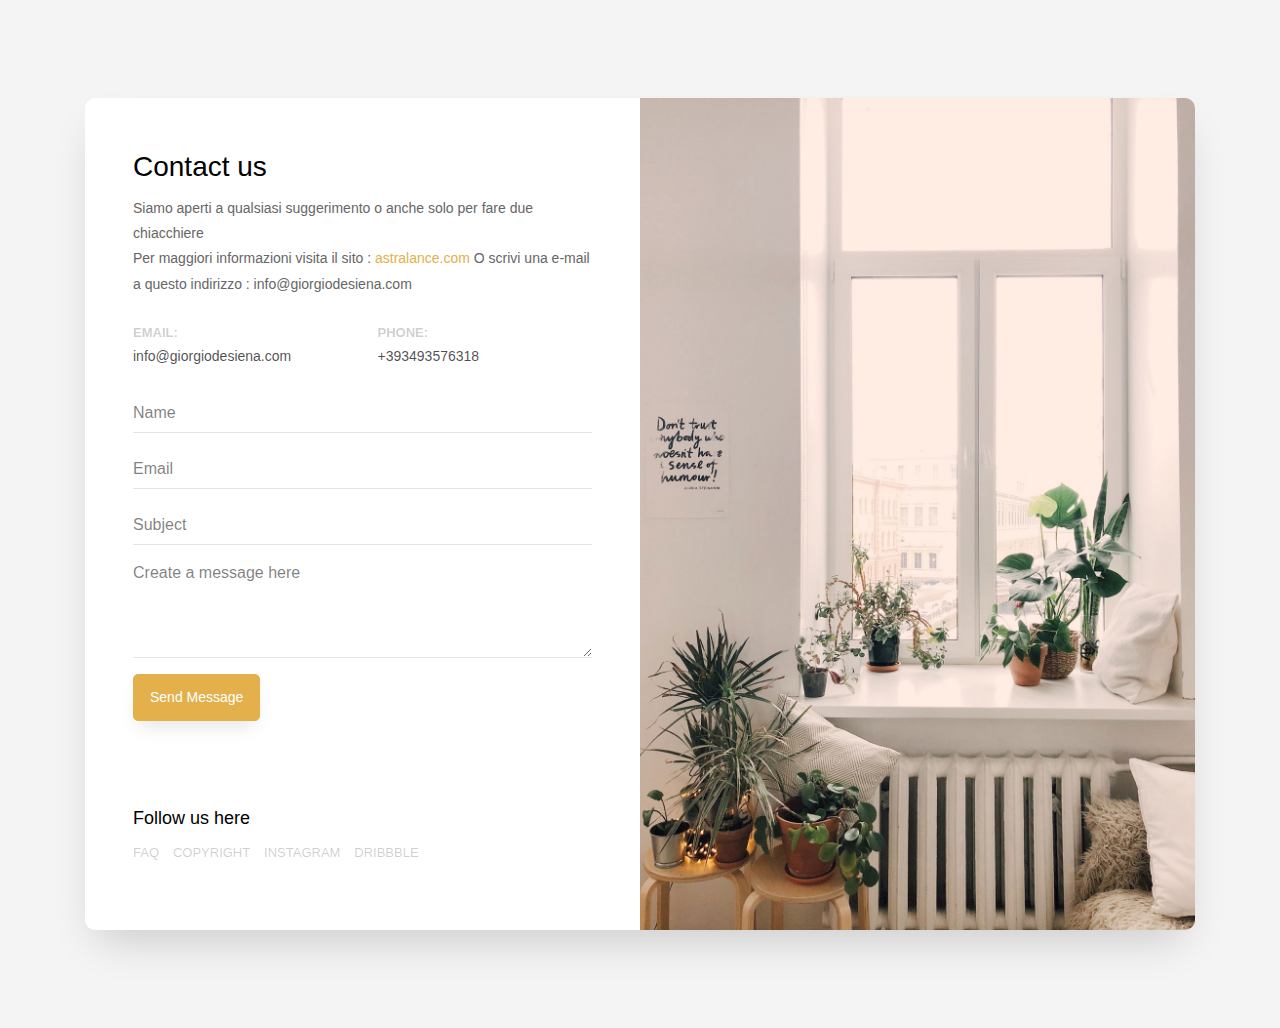
<file: index.html>
<!doctype html>
<html lang="en">
  <head>
  	<title>Astralance</title>
    <meta charset="utf-8">
    <meta name="viewport" content="width=device-width, initial-scale=1, shrink-to-fit=no">
	<link href='https://fonts.googleapis.com/css?family=Roboto:400,100,300,700' rel='stylesheet' type='text/css'>
	<link rel="stylesheet" href="https://stackpath.bootstrapcdn.com/font-awesome/4.7.0/css/font-awesome.min.css">	
	<link rel="stylesheet" href="css/style.css">

	</head>
	<body>
	<section class="ftco-section">
		<div class="container">
			<div class="row justify-content-center">
				<div class="col-md-12">
					<div class="wrapper">
						<div class="row no-gutters">
							<div class="col-lg-6">
								<div class="contact-wrap w-100 p-md-5 p-4">
									<h3>Contact us</h3>
									<p class="mb-4">Siamo aperti a qualsiasi suggerimento o anche solo per fare due chiacchiere <br> Per maggiori informazioni visita il sito : <a href="http://www.astralance.com/">astralance.com</a> O scrivi una e-mail a questo indirizzo : info@giorgiodesiena.com</p>
									<div id="form-message-warning" class="mb-4"></div> 
				      		<div id="form-message-success" class="mb-4">
				            Your message was sent, thank you!
				      		</div>
									<div class="row mb-4">
										<div class="col-md-6">
											<div class="dbox w-100 d-flex align-items-start">
						        				<div class="text">
							            			<p><span>Email:</span> <a href="mailto:info@giorgiodesiena.com">info@giorgiodesiena.com</a></p>
							          			</div>
						          			</div>
										</div>
										<div class="col-md-6">
											<div class="dbox w-100 d-flex align-items-start">
						        		<div class="text">
							            <p><span>Phone:</span> <a href="tel://393493576318">+393493576318</a></p>
							          </div>
						          </div>
										</div>
									</div>
									<form method="POST" id="contactForm" name="contactForm" class="contactForm">
										<div class="row">
											<div class="col-md-12">
												<div class="form-group">
													<input type="text" class="form-control" name="name" id="name" placeholder="Name">
												</div>
											</div>
											<div class="col-md-12"> 
												<div class="form-group">
													<input type="email" class="form-control" name="email" id="email" placeholder="Email">
												</div>
											</div>
											<div class="col-md-12">
												<div class="form-group">
													<input type="text" class="form-control" name="subject" id="subject" placeholder="Subject">
												</div>
											</div>
											<div class="col-md-12">
												<div class="form-group">
													<textarea name="message" class="form-control" id="message" cols="30" rows="4" placeholder="Create a message here"></textarea>
												</div>
											</div>
											<div class="col-md-12">
												<div class="form-group">
													<input type="submit" value="Send Message" class="btn btn-primary">
													<div class="submitting"></div>
												</div>
											</div>
										</div>
									</form>
									<div class="w-100 social-media mt-5">
										<h3>Follow us here</h3>
										<p>
											<a href="faq.html">FAQ</a>
											<a href="about.html">Copyright</a>
											<a href="#">Instagram</a>
											<a href="#">Dribbble</a>
										</p>
									</div>
								</div>
							</div>
							<div class="col-lg-6 d-flex align-items-stretch">
								<div class="info-wrap w-100 p-5 img" style="background-image: url(images/img.jpg);">
			          </div>
							</div>
						</div>
					</div>
				</div>
			</div>
		</div>
	</section>

	<script src="js/jquery.min.js"></script>
  <script src="js/popper.js"></script>
  <script src="js/bootstrap.min.js"></script>
  <script src="js/jquery.validate.min.js"></script>
  <script src="js/main.js"></script>

	</body>
</html>
</file>
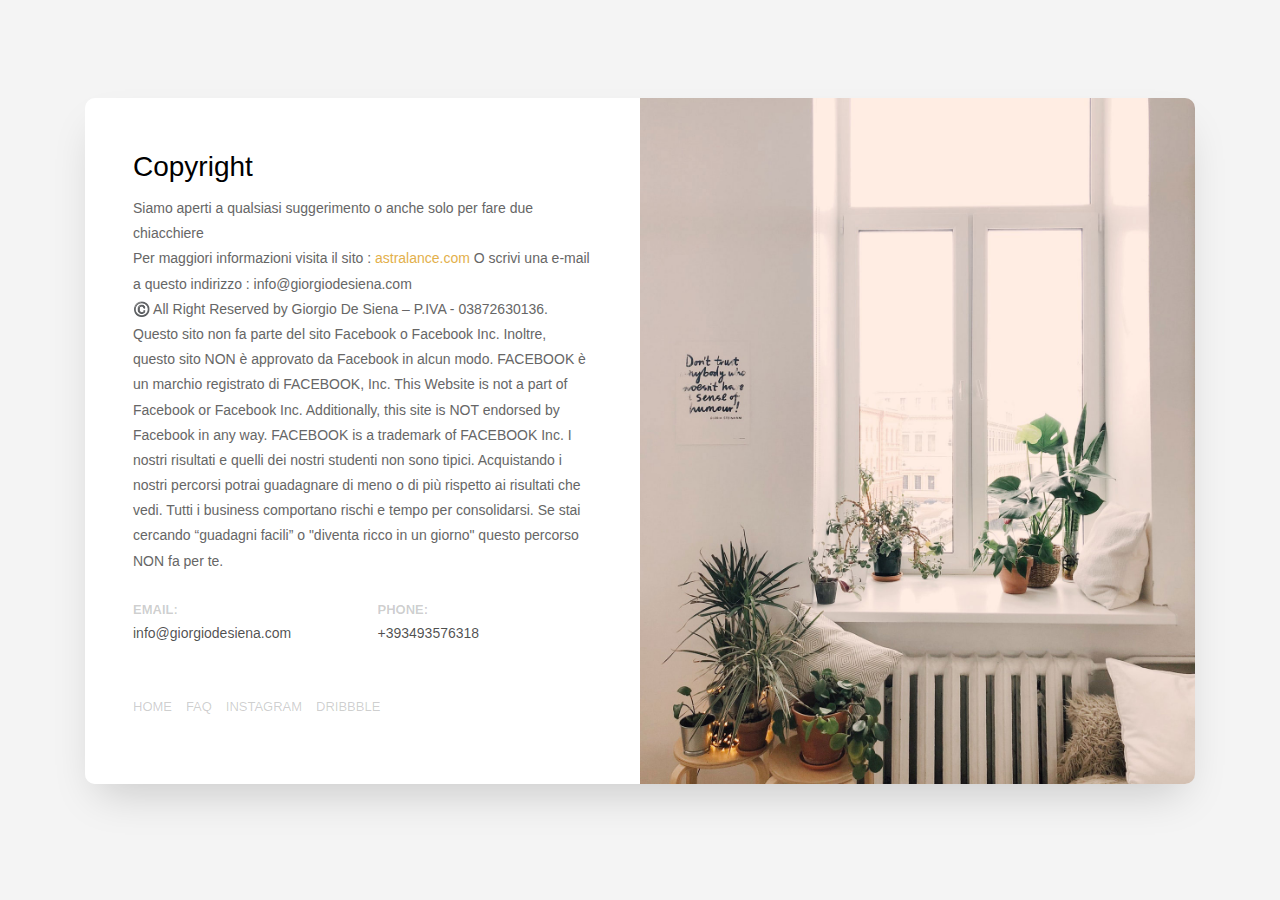
<file: about.html>
<!doctype html>
<html lang="en">
  <head>
  	<title>Copyright Astralance</title>
    <meta charset="utf-8">
    <meta name="viewport" content="width=device-width, initial-scale=1, shrink-to-fit=no">
	<link href='https://fonts.googleapis.com/css?family=Roboto:400,100,300,700' rel='stylesheet' type='text/css'>
	<link rel="stylesheet" href="https://stackpath.bootstrapcdn.com/font-awesome/4.7.0/css/font-awesome.min.css">	
	<link rel="stylesheet" href="css/style.css">

	</head>
	<body>
	<section class="ftco-section">
		<div class="container">
			<div class="row justify-content-center">
				<div class="col-md-12">
					<div class="wrapper">
						<div class="row no-gutters">
							<div class="col-lg-6">
								<div class="contact-wrap w-100 p-md-5 p-4">
									<h3>Copyright</h3>
									<p class="mb-4">Siamo aperti a qualsiasi suggerimento o anche solo per fare due chiacchiere <br> Per maggiori informazioni visita il sito : <a href="http://www.astralance.com/">astralance.com</a> O scrivi una e-mail a questo indirizzo : info@giorgiodesiena.com <br>©️ All Right Reserved by Giorgio De Siena – P.IVA - 03872630136. Questo sito non fa parte del sito Facebook o Facebook Inc. Inoltre, questo sito NON è approvato da Facebook in alcun modo. FACEBOOK è un marchio registrato di FACEBOOK, Inc. This Website is not a part of Facebook or Facebook Inc. Additionally, this site is NOT endorsed by Facebook in any way. FACEBOOK is a trademark of FACEBOOK Inc. I nostri risultati e quelli dei nostri studenti non sono tipici. Acquistando i nostri percorsi potrai guadagnare di meno o di più rispetto ai risultati che vedi. Tutti i business comportano rischi e tempo per consolidarsi. Se stai cercando “guadagni facili” o "diventa ricco in un giorno" questo percorso NON fa per te.</p> 
									<div id="form-message-success" class="mb-4">
										Your message was sent, thank you!
									</div>
									<div class="row mb-4">
										<div class="col-md-6">
											<div class="dbox w-100 d-flex align-items-start">
						        				<div class="text">
							            			<p><span>Email:</span> <a href="mailto:info@giorgiodesiena.com">info@giorgiodesiena.com</a></p>
							          			</div>
						          			</div>
										</div>
										<div class="col-md-6">
											<div class="dbox w-100 d-flex align-items-start">
						        		<div class="text">
							            <p><span>Phone:</span> <a href="tel://393493576318">+393493576318</a></p>
							          </div>
						          </div>
										</div>
									</div>
									<div class="w-100 social-media mt-5">
										<p>
											<a href="index.html">Home</a>
											<a href="faq.html">FAQ</a>
											<a href="#">Instagram</a>
											<a href="#">Dribbble</a>
										</p>
									</div>
								</div>
							</div>
							<div class="col-lg-6 d-flex align-items-stretch">
								<div class="info-wrap w-100 p-5 img" style="background-image: url(images/img.jpg);">
			          </div>
							</div>
						</div>
					</div>
				</div>
			</div>
		</div>
	</section>

	<script src="js/jquery.min.js"></script>
  <script src="js/popper.js"></script>
  <script src="js/bootstrap.min.js"></script>
  <script src="js/jquery.validate.min.js"></script>
  <script src="js/main.js"></script>

	</body>
</html>
</file>
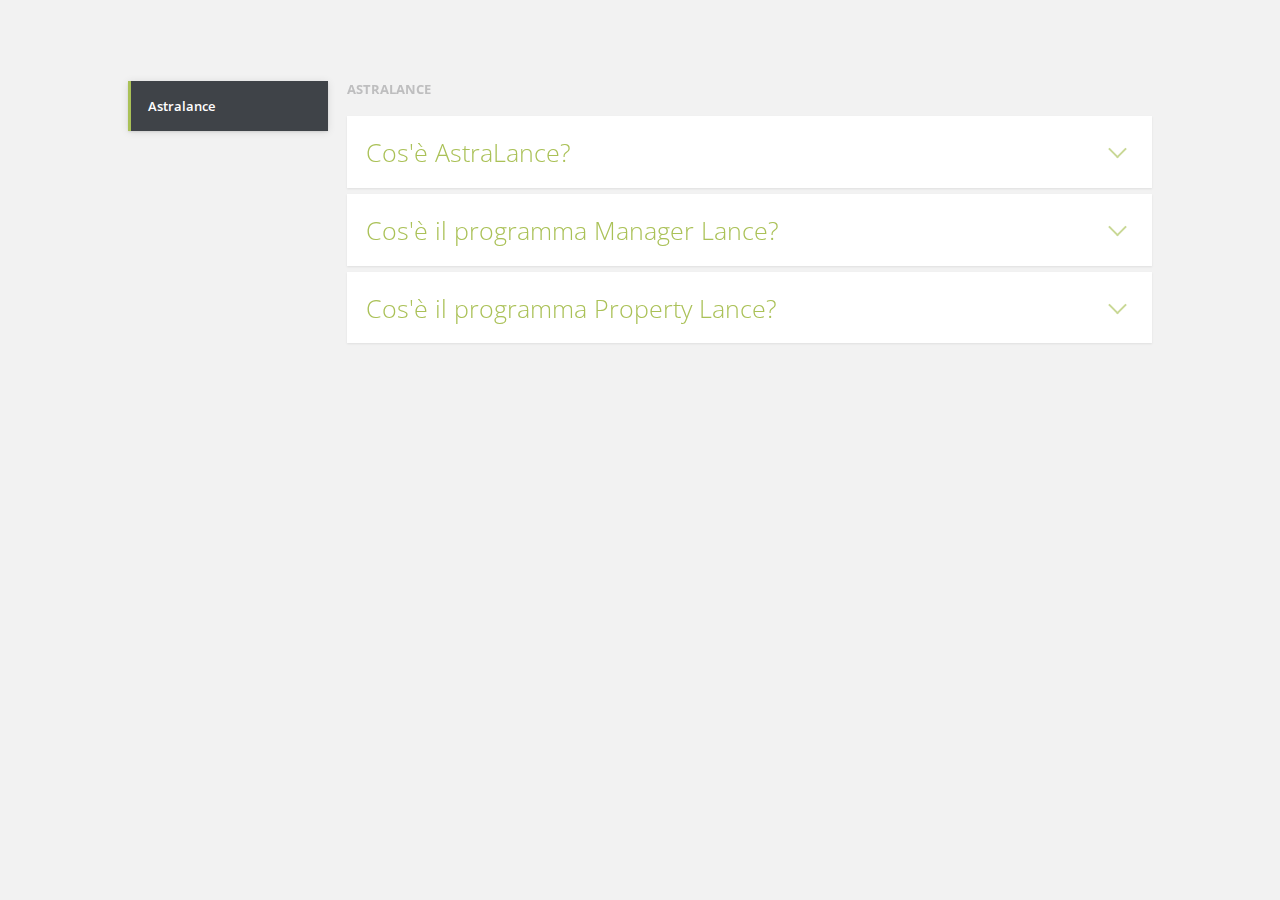
<file: faq.html>
<!doctype html>
<html lang="en">
<head>
  <meta charset="UTF-8">
  <meta name="viewport" content="width=device-width, initial-scale=1">
  <script>document.getElementsByTagName("html")[0].className += " js";</script>
  <link rel="stylesheet" href="assets/css/style.css">
  <title>Frequently Asked Questions</title>
</head>
<body>
<section class="cd-faq js-cd-faq container max-width-md margin-top-lg margin-bottom-lg">
	<ul class="cd-faq__categories">
		<li><a class="cd-faq__category cd-faq__category-selected truncate" href="#basics">Astralance</a></li>
	</ul> <!-- cd-faq__categories -->

	<div class="cd-faq__items">
		<ul id="basics" class="cd-faq__group">
			<li class="cd-faq__title"><h2>Astralance</h2></li>
			<li class="cd-faq__item">
				<a class="cd-faq__trigger" href="#0"><span>Cos'è AstraLance?</span></a>
				<div class="cd-faq__content">
					<div class="text-component">
						<p>AstraLance è la prima piafforma che offre percorsi personalizzati consulenziali per creare le nuove figure manageriali di cui l'Italia ha bisogno oggi. AstraLance forma Amazon Account Manager e Superhost Airbnb.</p>
					</div>
				</div> <!-- cd-faq__content -->
			</li>

			<li class="cd-faq__item">
				<a class="cd-faq__trigger" href="#0"><span>Cos'è il programma Manager Lance?</span></a>
				<div class="cd-faq__content">
					<div class="text-component">
						<p>Manager Lance è il programma di formazione di Amazon Account Manager. Attraverso questo programma metteremo in contatto aziende italiane con i migliori Amazon Account Manager d'Italia direttamente formati e certificati da Manager Lance.</p>
					</div>
				</div> <!-- cd-faq__content -->
			</li>

			<li class="cd-faq__item">
				<a class="cd-faq__trigger" href="#0"><span>Cos'è il programma Property Lance?</span></a>
				<div class="cd-faq__content">
					<div class="text-component">
						<p>Property Lance è il programma di formazione di Superhost Airbnb. Attraverso questo programma metteremo in contatto case italiane con i migliori Superhost Airbnb d'Italia direttamente formati e certificati da Property Lance. Qualsiasi sia la tua categoria compila i vari form e verrai contattato direttamente dal nostri team specializzato che offrirà i migliori servizi e le migliori offerte personalizzate per la tua situazione.</p>
					</div>
				</div> <!-- cd-faq__content -->
			</li>
		</ul> <!-- cd-faq__group -->

	</div> <!-- cd-faq__items -->

	<a href="#0" class="cd-faq__close-panel text-replace">Close</a>
  
  <div class="cd-faq__overlay" aria-hidden="true"></div>
</section> <!-- cd-faq -->
<script src="assets/js/util.js"></script> <!-- util functions included in the CodyHouse framework -->
<script src="assets/js/main.js"></script> 
</body>
</html>
</file>
<file: assets/css/style.css>
@import url("https://fonts.googleapis.com/css?family=Open+Sans:400,300,600,700");*,*::after,*::before{box-sizing:inherit}*{font:inherit}html,body,div,span,applet,object,iframe,h1,h2,h3,h4,h5,h6,p,blockquote,pre,a,abbr,acronym,address,big,cite,code,del,dfn,em,img,ins,kbd,q,s,samp,small,strike,strong,sub,sup,tt,var,b,u,i,center,dl,dt,dd,ol,ul,li,fieldset,form,label,legend,table,caption,tbody,tfoot,thead,tr,th,td,article,aside,canvas,details,embed,figure,figcaption,footer,header,hgroup,menu,nav,output,ruby,section,summary,time,mark,audio,video,hr{margin:0;padding:0;border:0}html{box-sizing:border-box}body{background-color:hsl(0, 0%, 100%);background-color:var(--color-bg, white)}article,aside,details,figcaption,figure,footer,header,hgroup,menu,nav,section,main,form legend{display:block}ol,ul{list-style:none}blockquote,q{quotes:none}button,input,textarea,select{margin:0}.btn,.form-control,.link,.reset{background-color:transparent;padding:0;border:0;border-radius:0;color:inherit;line-height:inherit;-webkit-appearance:none;-moz-appearance:none;appearance:none}select.form-control::-ms-expand{display:none}textarea{resize:vertical;overflow:auto;vertical-align:top}input::-ms-clear{display:none}table{border-collapse:collapse;border-spacing:0}img,video,svg{max-width:100%}[data-theme]{background-color:hsl(0, 0%, 100%);background-color:var(--color-bg, #fff);color:hsl(240, 4%, 20%);color:var(--color-contrast-high, #313135)}:root{--space-unit:  1em;--space-xxxxs: calc(0.125*var(--space-unit));--space-xxxs:  calc(0.25*var(--space-unit));--space-xxs:   calc(0.375*var(--space-unit));--space-xs:    calc(0.5*var(--space-unit));--space-sm:    calc(0.75*var(--space-unit));--space-md:    calc(1.25*var(--space-unit));--space-lg:    calc(2*var(--space-unit));--space-xl:    calc(3.25*var(--space-unit));--space-xxl:   calc(5.25*var(--space-unit));--space-xxxl:  calc(8.5*var(--space-unit));--space-xxxxl: calc(13.75*var(--space-unit));--component-padding: var(--space-md)}:root{--max-width-xxs: 32rem;--max-width-xs:  38rem;--max-width-sm:  48rem;--max-width-md:  64rem;--max-width-lg:  80rem;--max-width-xl:  90rem;--max-width-xxl: 120rem}.container{width:calc(100% - 1.25em);width:calc(100% - 2*var(--component-padding));margin-left:auto;margin-right:auto}.max-width-xxs{max-width:32rem;max-width:var(--max-width-xxs)}.max-width-xs{max-width:38rem;max-width:var(--max-width-xs)}.max-width-sm{max-width:48rem;max-width:var(--max-width-sm)}.max-width-md{max-width:64rem;max-width:var(--max-width-md)}.max-width-lg{max-width:80rem;max-width:var(--max-width-lg)}.max-width-xl{max-width:90rem;max-width:var(--max-width-xl)}.max-width-xxl{max-width:120rem;max-width:var(--max-width-xxl)}.max-width-adaptive-sm{max-width:38rem;max-width:var(--max-width-xs)}@media (min-width: 64rem){.max-width-adaptive-sm{max-width:48rem;max-width:var(--max-width-sm)}}.max-width-adaptive-md{max-width:38rem;max-width:var(--max-width-xs)}@media (min-width: 64rem){.max-width-adaptive-md{max-width:64rem;max-width:var(--max-width-md)}}.max-width-adaptive,.max-width-adaptive-lg{max-width:38rem;max-width:var(--max-width-xs)}@media (min-width: 64rem){.max-width-adaptive,.max-width-adaptive-lg{max-width:64rem;max-width:var(--max-width-md)}}@media (min-width: 90rem){.max-width-adaptive,.max-width-adaptive-lg{max-width:80rem;max-width:var(--max-width-lg)}}.max-width-adaptive-xl{max-width:38rem;max-width:var(--max-width-xs)}@media (min-width: 64rem){.max-width-adaptive-xl{max-width:64rem;max-width:var(--max-width-md)}}@media (min-width: 90rem){.max-width-adaptive-xl{max-width:90rem;max-width:var(--max-width-xl)}}.grid{--grid-gap: 0px;display:-ms-flexbox;display:flex;-ms-flex-wrap:wrap;flex-wrap:wrap}.grid>*{-ms-flex-preferred-size:100%;flex-basis:100%}[class*="grid-gap"]{margin-bottom:1em * -1;margin-bottom:calc(var(--grid-gap, 1em)*-1);margin-right:1em * -1;margin-right:calc(var(--grid-gap, 1em)*-1)}[class*="grid-gap"]>*{margin-bottom:1em;margin-bottom:var(--grid-gap, 1em);margin-right:1em;margin-right:var(--grid-gap, 1em)}.grid-gap-xxxxs{--grid-gap: var(--space-xxxxs)}.grid-gap-xxxs{--grid-gap: var(--space-xxxs)}.grid-gap-xxs{--grid-gap: var(--space-xxs)}.grid-gap-xs{--grid-gap: var(--space-xs)}.grid-gap-sm{--grid-gap: var(--space-sm)}.grid-gap-md{--grid-gap: var(--space-md)}.grid-gap-lg{--grid-gap: var(--space-lg)}.grid-gap-xl{--grid-gap: var(--space-xl)}.grid-gap-xxl{--grid-gap: var(--space-xxl)}.grid-gap-xxxl{--grid-gap: var(--space-xxxl)}.grid-gap-xxxxl{--grid-gap: var(--space-xxxxl)}.col{-ms-flex-positive:1;flex-grow:1;-ms-flex-preferred-size:0;flex-basis:0;max-width:100%}.col-1{-ms-flex-preferred-size:calc(8.33% - 0.01px - 1em);-ms-flex-preferred-size:calc(8.33% - 0.01px - var(--grid-gap, 1em));flex-basis:calc(8.33% - 0.01px - 1em);flex-basis:calc(8.33% - 0.01px - var(--grid-gap, 1em));max-width:calc(8.33% - 0.01px - 1em);max-width:calc(8.33% - 0.01px - var(--grid-gap, 1em))}.col-2{-ms-flex-preferred-size:calc(16.66% - 0.01px - 1em);-ms-flex-preferred-size:calc(16.66% - 0.01px - var(--grid-gap, 1em));flex-basis:calc(16.66% - 0.01px - 1em);flex-basis:calc(16.66% - 0.01px - var(--grid-gap, 1em));max-width:calc(16.66% - 0.01px - 1em);max-width:calc(16.66% - 0.01px - var(--grid-gap, 1em))}.col-3{-ms-flex-preferred-size:calc(25% - 0.01px - 1em);-ms-flex-preferred-size:calc(25% - 0.01px - var(--grid-gap, 1em));flex-basis:calc(25% - 0.01px - 1em);flex-basis:calc(25% - 0.01px - var(--grid-gap, 1em));max-width:calc(25% - 0.01px - 1em);max-width:calc(25% - 0.01px - var(--grid-gap, 1em))}.col-4{-ms-flex-preferred-size:calc(33.33% - 0.01px - 1em);-ms-flex-preferred-size:calc(33.33% - 0.01px - var(--grid-gap, 1em));flex-basis:calc(33.33% - 0.01px - 1em);flex-basis:calc(33.33% - 0.01px - var(--grid-gap, 1em));max-width:calc(33.33% - 0.01px - 1em);max-width:calc(33.33% - 0.01px - var(--grid-gap, 1em))}.col-5{-ms-flex-preferred-size:calc(41.66% - 0.01px - 1em);-ms-flex-preferred-size:calc(41.66% - 0.01px - var(--grid-gap, 1em));flex-basis:calc(41.66% - 0.01px - 1em);flex-basis:calc(41.66% - 0.01px - var(--grid-gap, 1em));max-width:calc(41.66% - 0.01px - 1em);max-width:calc(41.66% - 0.01px - var(--grid-gap, 1em))}.col-6{-ms-flex-preferred-size:calc(50% - 0.01px - 1em);-ms-flex-preferred-size:calc(50% - 0.01px - var(--grid-gap, 1em));flex-basis:calc(50% - 0.01px - 1em);flex-basis:calc(50% - 0.01px - var(--grid-gap, 1em));max-width:calc(50% - 0.01px - 1em);max-width:calc(50% - 0.01px - var(--grid-gap, 1em))}.col-7{-ms-flex-preferred-size:calc(58.33% - 0.01px - 1em);-ms-flex-preferred-size:calc(58.33% - 0.01px - var(--grid-gap, 1em));flex-basis:calc(58.33% - 0.01px - 1em);flex-basis:calc(58.33% - 0.01px - var(--grid-gap, 1em));max-width:calc(58.33% - 0.01px - 1em);max-width:calc(58.33% - 0.01px - var(--grid-gap, 1em))}.col-8{-ms-flex-preferred-size:calc(66.66% - 0.01px - 1em);-ms-flex-preferred-size:calc(66.66% - 0.01px - var(--grid-gap, 1em));flex-basis:calc(66.66% - 0.01px - 1em);flex-basis:calc(66.66% - 0.01px - var(--grid-gap, 1em));max-width:calc(66.66% - 0.01px - 1em);max-width:calc(66.66% - 0.01px - var(--grid-gap, 1em))}.col-9{-ms-flex-preferred-size:calc(75% - 0.01px - 1em);-ms-flex-preferred-size:calc(75% - 0.01px - var(--grid-gap, 1em));flex-basis:calc(75% - 0.01px - 1em);flex-basis:calc(75% - 0.01px - var(--grid-gap, 1em));max-width:calc(75% - 0.01px - 1em);max-width:calc(75% - 0.01px - var(--grid-gap, 1em))}.col-10{-ms-flex-preferred-size:calc(83.33% - 0.01px - 1em);-ms-flex-preferred-size:calc(83.33% - 0.01px - var(--grid-gap, 1em));flex-basis:calc(83.33% - 0.01px - 1em);flex-basis:calc(83.33% - 0.01px - var(--grid-gap, 1em));max-width:calc(83.33% - 0.01px - 1em);max-width:calc(83.33% - 0.01px - var(--grid-gap, 1em))}.col-11{-ms-flex-preferred-size:calc(91.66% - 0.01px - 1em);-ms-flex-preferred-size:calc(91.66% - 0.01px - var(--grid-gap, 1em));flex-basis:calc(91.66% - 0.01px - 1em);flex-basis:calc(91.66% - 0.01px - var(--grid-gap, 1em));max-width:calc(91.66% - 0.01px - 1em);max-width:calc(91.66% - 0.01px - var(--grid-gap, 1em))}.col-12{-ms-flex-preferred-size:calc(100% - 0.01px - 1em);-ms-flex-preferred-size:calc(100% - 0.01px - var(--grid-gap, 1em));flex-basis:calc(100% - 0.01px - 1em);flex-basis:calc(100% - 0.01px - var(--grid-gap, 1em));max-width:calc(100% - 0.01px - 1em);max-width:calc(100% - 0.01px - var(--grid-gap, 1em))}@media (min-width: 32rem){.col\@xs{-ms-flex-positive:1;flex-grow:1;-ms-flex-preferred-size:0;flex-basis:0;max-width:100%}.col-1\@xs{-ms-flex-preferred-size:calc(8.33% - 0.01px - 1em);-ms-flex-preferred-size:calc(8.33% - 0.01px - var(--grid-gap, 1em));flex-basis:calc(8.33% - 0.01px - 1em);flex-basis:calc(8.33% - 0.01px - var(--grid-gap, 1em));max-width:calc(8.33% - 0.01px - 1em);max-width:calc(8.33% - 0.01px - var(--grid-gap, 1em))}.col-2\@xs{-ms-flex-preferred-size:calc(16.66% - 0.01px - 1em);-ms-flex-preferred-size:calc(16.66% - 0.01px - var(--grid-gap, 1em));flex-basis:calc(16.66% - 0.01px - 1em);flex-basis:calc(16.66% - 0.01px - var(--grid-gap, 1em));max-width:calc(16.66% - 0.01px - 1em);max-width:calc(16.66% - 0.01px - var(--grid-gap, 1em))}.col-3\@xs{-ms-flex-preferred-size:calc(25% - 0.01px - 1em);-ms-flex-preferred-size:calc(25% - 0.01px - var(--grid-gap, 1em));flex-basis:calc(25% - 0.01px - 1em);flex-basis:calc(25% - 0.01px - var(--grid-gap, 1em));max-width:calc(25% - 0.01px - 1em);max-width:calc(25% - 0.01px - var(--grid-gap, 1em))}.col-4\@xs{-ms-flex-preferred-size:calc(33.33% - 0.01px - 1em);-ms-flex-preferred-size:calc(33.33% - 0.01px - var(--grid-gap, 1em));flex-basis:calc(33.33% - 0.01px - 1em);flex-basis:calc(33.33% - 0.01px - var(--grid-gap, 1em));max-width:calc(33.33% - 0.01px - 1em);max-width:calc(33.33% - 0.01px - var(--grid-gap, 1em))}.col-5\@xs{-ms-flex-preferred-size:calc(41.66% - 0.01px - 1em);-ms-flex-preferred-size:calc(41.66% - 0.01px - var(--grid-gap, 1em));flex-basis:calc(41.66% - 0.01px - 1em);flex-basis:calc(41.66% - 0.01px - var(--grid-gap, 1em));max-width:calc(41.66% - 0.01px - 1em);max-width:calc(41.66% - 0.01px - var(--grid-gap, 1em))}.col-6\@xs{-ms-flex-preferred-size:calc(50% - 0.01px - 1em);-ms-flex-preferred-size:calc(50% - 0.01px - var(--grid-gap, 1em));flex-basis:calc(50% - 0.01px - 1em);flex-basis:calc(50% - 0.01px - var(--grid-gap, 1em));max-width:calc(50% - 0.01px - 1em);max-width:calc(50% - 0.01px - var(--grid-gap, 1em))}.col-7\@xs{-ms-flex-preferred-size:calc(58.33% - 0.01px - 1em);-ms-flex-preferred-size:calc(58.33% - 0.01px - var(--grid-gap, 1em));flex-basis:calc(58.33% - 0.01px - 1em);flex-basis:calc(58.33% - 0.01px - var(--grid-gap, 1em));max-width:calc(58.33% - 0.01px - 1em);max-width:calc(58.33% - 0.01px - var(--grid-gap, 1em))}.col-8\@xs{-ms-flex-preferred-size:calc(66.66% - 0.01px - 1em);-ms-flex-preferred-size:calc(66.66% - 0.01px - var(--grid-gap, 1em));flex-basis:calc(66.66% - 0.01px - 1em);flex-basis:calc(66.66% - 0.01px - var(--grid-gap, 1em));max-width:calc(66.66% - 0.01px - 1em);max-width:calc(66.66% - 0.01px - var(--grid-gap, 1em))}.col-9\@xs{-ms-flex-preferred-size:calc(75% - 0.01px - 1em);-ms-flex-preferred-size:calc(75% - 0.01px - var(--grid-gap, 1em));flex-basis:calc(75% - 0.01px - 1em);flex-basis:calc(75% - 0.01px - var(--grid-gap, 1em));max-width:calc(75% - 0.01px - 1em);max-width:calc(75% - 0.01px - var(--grid-gap, 1em))}.col-10\@xs{-ms-flex-preferred-size:calc(83.33% - 0.01px - 1em);-ms-flex-preferred-size:calc(83.33% - 0.01px - var(--grid-gap, 1em));flex-basis:calc(83.33% - 0.01px - 1em);flex-basis:calc(83.33% - 0.01px - var(--grid-gap, 1em));max-width:calc(83.33% - 0.01px - 1em);max-width:calc(83.33% - 0.01px - var(--grid-gap, 1em))}.col-11\@xs{-ms-flex-preferred-size:calc(91.66% - 0.01px - 1em);-ms-flex-preferred-size:calc(91.66% - 0.01px - var(--grid-gap, 1em));flex-basis:calc(91.66% - 0.01px - 1em);flex-basis:calc(91.66% - 0.01px - var(--grid-gap, 1em));max-width:calc(91.66% - 0.01px - 1em);max-width:calc(91.66% - 0.01px - var(--grid-gap, 1em))}.col-12\@xs{-ms-flex-preferred-size:calc(100% - 0.01px - 1em);-ms-flex-preferred-size:calc(100% - 0.01px - var(--grid-gap, 1em));flex-basis:calc(100% - 0.01px - 1em);flex-basis:calc(100% - 0.01px - var(--grid-gap, 1em));max-width:calc(100% - 0.01px - 1em);max-width:calc(100% - 0.01px - var(--grid-gap, 1em))}}@media (min-width: 48rem){.col\@sm{-ms-flex-positive:1;flex-grow:1;-ms-flex-preferred-size:0;flex-basis:0;max-width:100%}.col-1\@sm{-ms-flex-preferred-size:calc(8.33% - 0.01px - 1em);-ms-flex-preferred-size:calc(8.33% - 0.01px - var(--grid-gap, 1em));flex-basis:calc(8.33% - 0.01px - 1em);flex-basis:calc(8.33% - 0.01px - var(--grid-gap, 1em));max-width:calc(8.33% - 0.01px - 1em);max-width:calc(8.33% - 0.01px - var(--grid-gap, 1em))}.col-2\@sm{-ms-flex-preferred-size:calc(16.66% - 0.01px - 1em);-ms-flex-preferred-size:calc(16.66% - 0.01px - var(--grid-gap, 1em));flex-basis:calc(16.66% - 0.01px - 1em);flex-basis:calc(16.66% - 0.01px - var(--grid-gap, 1em));max-width:calc(16.66% - 0.01px - 1em);max-width:calc(16.66% - 0.01px - var(--grid-gap, 1em))}.col-3\@sm{-ms-flex-preferred-size:calc(25% - 0.01px - 1em);-ms-flex-preferred-size:calc(25% - 0.01px - var(--grid-gap, 1em));flex-basis:calc(25% - 0.01px - 1em);flex-basis:calc(25% - 0.01px - var(--grid-gap, 1em));max-width:calc(25% - 0.01px - 1em);max-width:calc(25% - 0.01px - var(--grid-gap, 1em))}.col-4\@sm{-ms-flex-preferred-size:calc(33.33% - 0.01px - 1em);-ms-flex-preferred-size:calc(33.33% - 0.01px - var(--grid-gap, 1em));flex-basis:calc(33.33% - 0.01px - 1em);flex-basis:calc(33.33% - 0.01px - var(--grid-gap, 1em));max-width:calc(33.33% - 0.01px - 1em);max-width:calc(33.33% - 0.01px - var(--grid-gap, 1em))}.col-5\@sm{-ms-flex-preferred-size:calc(41.66% - 0.01px - 1em);-ms-flex-preferred-size:calc(41.66% - 0.01px - var(--grid-gap, 1em));flex-basis:calc(41.66% - 0.01px - 1em);flex-basis:calc(41.66% - 0.01px - var(--grid-gap, 1em));max-width:calc(41.66% - 0.01px - 1em);max-width:calc(41.66% - 0.01px - var(--grid-gap, 1em))}.col-6\@sm{-ms-flex-preferred-size:calc(50% - 0.01px - 1em);-ms-flex-preferred-size:calc(50% - 0.01px - var(--grid-gap, 1em));flex-basis:calc(50% - 0.01px - 1em);flex-basis:calc(50% - 0.01px - var(--grid-gap, 1em));max-width:calc(50% - 0.01px - 1em);max-width:calc(50% - 0.01px - var(--grid-gap, 1em))}.col-7\@sm{-ms-flex-preferred-size:calc(58.33% - 0.01px - 1em);-ms-flex-preferred-size:calc(58.33% - 0.01px - var(--grid-gap, 1em));flex-basis:calc(58.33% - 0.01px - 1em);flex-basis:calc(58.33% - 0.01px - var(--grid-gap, 1em));max-width:calc(58.33% - 0.01px - 1em);max-width:calc(58.33% - 0.01px - var(--grid-gap, 1em))}.col-8\@sm{-ms-flex-preferred-size:calc(66.66% - 0.01px - 1em);-ms-flex-preferred-size:calc(66.66% - 0.01px - var(--grid-gap, 1em));flex-basis:calc(66.66% - 0.01px - 1em);flex-basis:calc(66.66% - 0.01px - var(--grid-gap, 1em));max-width:calc(66.66% - 0.01px - 1em);max-width:calc(66.66% - 0.01px - var(--grid-gap, 1em))}.col-9\@sm{-ms-flex-preferred-size:calc(75% - 0.01px - 1em);-ms-flex-preferred-size:calc(75% - 0.01px - var(--grid-gap, 1em));flex-basis:calc(75% - 0.01px - 1em);flex-basis:calc(75% - 0.01px - var(--grid-gap, 1em));max-width:calc(75% - 0.01px - 1em);max-width:calc(75% - 0.01px - var(--grid-gap, 1em))}.col-10\@sm{-ms-flex-preferred-size:calc(83.33% - 0.01px - 1em);-ms-flex-preferred-size:calc(83.33% - 0.01px - var(--grid-gap, 1em));flex-basis:calc(83.33% - 0.01px - 1em);flex-basis:calc(83.33% - 0.01px - var(--grid-gap, 1em));max-width:calc(83.33% - 0.01px - 1em);max-width:calc(83.33% - 0.01px - var(--grid-gap, 1em))}.col-11\@sm{-ms-flex-preferred-size:calc(91.66% - 0.01px - 1em);-ms-flex-preferred-size:calc(91.66% - 0.01px - var(--grid-gap, 1em));flex-basis:calc(91.66% - 0.01px - 1em);flex-basis:calc(91.66% - 0.01px - var(--grid-gap, 1em));max-width:calc(91.66% - 0.01px - 1em);max-width:calc(91.66% - 0.01px - var(--grid-gap, 1em))}.col-12\@sm{-ms-flex-preferred-size:calc(100% - 0.01px - 1em);-ms-flex-preferred-size:calc(100% - 0.01px - var(--grid-gap, 1em));flex-basis:calc(100% - 0.01px - 1em);flex-basis:calc(100% - 0.01px - var(--grid-gap, 1em));max-width:calc(100% - 0.01px - 1em);max-width:calc(100% - 0.01px - var(--grid-gap, 1em))}}@media (min-width: 64rem){.col\@md{-ms-flex-positive:1;flex-grow:1;-ms-flex-preferred-size:0;flex-basis:0;max-width:100%}.col-1\@md{-ms-flex-preferred-size:calc(8.33% - 0.01px - 1em);-ms-flex-preferred-size:calc(8.33% - 0.01px - var(--grid-gap, 1em));flex-basis:calc(8.33% - 0.01px - 1em);flex-basis:calc(8.33% - 0.01px - var(--grid-gap, 1em));max-width:calc(8.33% - 0.01px - 1em);max-width:calc(8.33% - 0.01px - var(--grid-gap, 1em))}.col-2\@md{-ms-flex-preferred-size:calc(16.66% - 0.01px - 1em);-ms-flex-preferred-size:calc(16.66% - 0.01px - var(--grid-gap, 1em));flex-basis:calc(16.66% - 0.01px - 1em);flex-basis:calc(16.66% - 0.01px - var(--grid-gap, 1em));max-width:calc(16.66% - 0.01px - 1em);max-width:calc(16.66% - 0.01px - var(--grid-gap, 1em))}.col-3\@md{-ms-flex-preferred-size:calc(25% - 0.01px - 1em);-ms-flex-preferred-size:calc(25% - 0.01px - var(--grid-gap, 1em));flex-basis:calc(25% - 0.01px - 1em);flex-basis:calc(25% - 0.01px - var(--grid-gap, 1em));max-width:calc(25% - 0.01px - 1em);max-width:calc(25% - 0.01px - var(--grid-gap, 1em))}.col-4\@md{-ms-flex-preferred-size:calc(33.33% - 0.01px - 1em);-ms-flex-preferred-size:calc(33.33% - 0.01px - var(--grid-gap, 1em));flex-basis:calc(33.33% - 0.01px - 1em);flex-basis:calc(33.33% - 0.01px - var(--grid-gap, 1em));max-width:calc(33.33% - 0.01px - 1em);max-width:calc(33.33% - 0.01px - var(--grid-gap, 1em))}.col-5\@md{-ms-flex-preferred-size:calc(41.66% - 0.01px - 1em);-ms-flex-preferred-size:calc(41.66% - 0.01px - var(--grid-gap, 1em));flex-basis:calc(41.66% - 0.01px - 1em);flex-basis:calc(41.66% - 0.01px - var(--grid-gap, 1em));max-width:calc(41.66% - 0.01px - 1em);max-width:calc(41.66% - 0.01px - var(--grid-gap, 1em))}.col-6\@md{-ms-flex-preferred-size:calc(50% - 0.01px - 1em);-ms-flex-preferred-size:calc(50% - 0.01px - var(--grid-gap, 1em));flex-basis:calc(50% - 0.01px - 1em);flex-basis:calc(50% - 0.01px - var(--grid-gap, 1em));max-width:calc(50% - 0.01px - 1em);max-width:calc(50% - 0.01px - var(--grid-gap, 1em))}.col-7\@md{-ms-flex-preferred-size:calc(58.33% - 0.01px - 1em);-ms-flex-preferred-size:calc(58.33% - 0.01px - var(--grid-gap, 1em));flex-basis:calc(58.33% - 0.01px - 1em);flex-basis:calc(58.33% - 0.01px - var(--grid-gap, 1em));max-width:calc(58.33% - 0.01px - 1em);max-width:calc(58.33% - 0.01px - var(--grid-gap, 1em))}.col-8\@md{-ms-flex-preferred-size:calc(66.66% - 0.01px - 1em);-ms-flex-preferred-size:calc(66.66% - 0.01px - var(--grid-gap, 1em));flex-basis:calc(66.66% - 0.01px - 1em);flex-basis:calc(66.66% - 0.01px - var(--grid-gap, 1em));max-width:calc(66.66% - 0.01px - 1em);max-width:calc(66.66% - 0.01px - var(--grid-gap, 1em))}.col-9\@md{-ms-flex-preferred-size:calc(75% - 0.01px - 1em);-ms-flex-preferred-size:calc(75% - 0.01px - var(--grid-gap, 1em));flex-basis:calc(75% - 0.01px - 1em);flex-basis:calc(75% - 0.01px - var(--grid-gap, 1em));max-width:calc(75% - 0.01px - 1em);max-width:calc(75% - 0.01px - var(--grid-gap, 1em))}.col-10\@md{-ms-flex-preferred-size:calc(83.33% - 0.01px - 1em);-ms-flex-preferred-size:calc(83.33% - 0.01px - var(--grid-gap, 1em));flex-basis:calc(83.33% - 0.01px - 1em);flex-basis:calc(83.33% - 0.01px - var(--grid-gap, 1em));max-width:calc(83.33% - 0.01px - 1em);max-width:calc(83.33% - 0.01px - var(--grid-gap, 1em))}.col-11\@md{-ms-flex-preferred-size:calc(91.66% - 0.01px - 1em);-ms-flex-preferred-size:calc(91.66% - 0.01px - var(--grid-gap, 1em));flex-basis:calc(91.66% - 0.01px - 1em);flex-basis:calc(91.66% - 0.01px - var(--grid-gap, 1em));max-width:calc(91.66% - 0.01px - 1em);max-width:calc(91.66% - 0.01px - var(--grid-gap, 1em))}.col-12\@md{-ms-flex-preferred-size:calc(100% - 0.01px - 1em);-ms-flex-preferred-size:calc(100% - 0.01px - var(--grid-gap, 1em));flex-basis:calc(100% - 0.01px - 1em);flex-basis:calc(100% - 0.01px - var(--grid-gap, 1em));max-width:calc(100% - 0.01px - 1em);max-width:calc(100% - 0.01px - var(--grid-gap, 1em))}}@media (min-width: 80rem){.col\@lg{-ms-flex-positive:1;flex-grow:1;-ms-flex-preferred-size:0;flex-basis:0;max-width:100%}.col-1\@lg{-ms-flex-preferred-size:calc(8.33% - 0.01px - 1em);-ms-flex-preferred-size:calc(8.33% - 0.01px - var(--grid-gap, 1em));flex-basis:calc(8.33% - 0.01px - 1em);flex-basis:calc(8.33% - 0.01px - var(--grid-gap, 1em));max-width:calc(8.33% - 0.01px - 1em);max-width:calc(8.33% - 0.01px - var(--grid-gap, 1em))}.col-2\@lg{-ms-flex-preferred-size:calc(16.66% - 0.01px - 1em);-ms-flex-preferred-size:calc(16.66% - 0.01px - var(--grid-gap, 1em));flex-basis:calc(16.66% - 0.01px - 1em);flex-basis:calc(16.66% - 0.01px - var(--grid-gap, 1em));max-width:calc(16.66% - 0.01px - 1em);max-width:calc(16.66% - 0.01px - var(--grid-gap, 1em))}.col-3\@lg{-ms-flex-preferred-size:calc(25% - 0.01px - 1em);-ms-flex-preferred-size:calc(25% - 0.01px - var(--grid-gap, 1em));flex-basis:calc(25% - 0.01px - 1em);flex-basis:calc(25% - 0.01px - var(--grid-gap, 1em));max-width:calc(25% - 0.01px - 1em);max-width:calc(25% - 0.01px - var(--grid-gap, 1em))}.col-4\@lg{-ms-flex-preferred-size:calc(33.33% - 0.01px - 1em);-ms-flex-preferred-size:calc(33.33% - 0.01px - var(--grid-gap, 1em));flex-basis:calc(33.33% - 0.01px - 1em);flex-basis:calc(33.33% - 0.01px - var(--grid-gap, 1em));max-width:calc(33.33% - 0.01px - 1em);max-width:calc(33.33% - 0.01px - var(--grid-gap, 1em))}.col-5\@lg{-ms-flex-preferred-size:calc(41.66% - 0.01px - 1em);-ms-flex-preferred-size:calc(41.66% - 0.01px - var(--grid-gap, 1em));flex-basis:calc(41.66% - 0.01px - 1em);flex-basis:calc(41.66% - 0.01px - var(--grid-gap, 1em));max-width:calc(41.66% - 0.01px - 1em);max-width:calc(41.66% - 0.01px - var(--grid-gap, 1em))}.col-6\@lg{-ms-flex-preferred-size:calc(50% - 0.01px - 1em);-ms-flex-preferred-size:calc(50% - 0.01px - var(--grid-gap, 1em));flex-basis:calc(50% - 0.01px - 1em);flex-basis:calc(50% - 0.01px - var(--grid-gap, 1em));max-width:calc(50% - 0.01px - 1em);max-width:calc(50% - 0.01px - var(--grid-gap, 1em))}.col-7\@lg{-ms-flex-preferred-size:calc(58.33% - 0.01px - 1em);-ms-flex-preferred-size:calc(58.33% - 0.01px - var(--grid-gap, 1em));flex-basis:calc(58.33% - 0.01px - 1em);flex-basis:calc(58.33% - 0.01px - var(--grid-gap, 1em));max-width:calc(58.33% - 0.01px - 1em);max-width:calc(58.33% - 0.01px - var(--grid-gap, 1em))}.col-8\@lg{-ms-flex-preferred-size:calc(66.66% - 0.01px - 1em);-ms-flex-preferred-size:calc(66.66% - 0.01px - var(--grid-gap, 1em));flex-basis:calc(66.66% - 0.01px - 1em);flex-basis:calc(66.66% - 0.01px - var(--grid-gap, 1em));max-width:calc(66.66% - 0.01px - 1em);max-width:calc(66.66% - 0.01px - var(--grid-gap, 1em))}.col-9\@lg{-ms-flex-preferred-size:calc(75% - 0.01px - 1em);-ms-flex-preferred-size:calc(75% - 0.01px - var(--grid-gap, 1em));flex-basis:calc(75% - 0.01px - 1em);flex-basis:calc(75% - 0.01px - var(--grid-gap, 1em));max-width:calc(75% - 0.01px - 1em);max-width:calc(75% - 0.01px - var(--grid-gap, 1em))}.col-10\@lg{-ms-flex-preferred-size:calc(83.33% - 0.01px - 1em);-ms-flex-preferred-size:calc(83.33% - 0.01px - var(--grid-gap, 1em));flex-basis:calc(83.33% - 0.01px - 1em);flex-basis:calc(83.33% - 0.01px - var(--grid-gap, 1em));max-width:calc(83.33% - 0.01px - 1em);max-width:calc(83.33% - 0.01px - var(--grid-gap, 1em))}.col-11\@lg{-ms-flex-preferred-size:calc(91.66% - 0.01px - 1em);-ms-flex-preferred-size:calc(91.66% - 0.01px - var(--grid-gap, 1em));flex-basis:calc(91.66% - 0.01px - 1em);flex-basis:calc(91.66% - 0.01px - var(--grid-gap, 1em));max-width:calc(91.66% - 0.01px - 1em);max-width:calc(91.66% - 0.01px - var(--grid-gap, 1em))}.col-12\@lg{-ms-flex-preferred-size:calc(100% - 0.01px - 1em);-ms-flex-preferred-size:calc(100% - 0.01px - var(--grid-gap, 1em));flex-basis:calc(100% - 0.01px - 1em);flex-basis:calc(100% - 0.01px - var(--grid-gap, 1em));max-width:calc(100% - 0.01px - 1em);max-width:calc(100% - 0.01px - var(--grid-gap, 1em))}}@media (min-width: 90rem){.col\@xl{-ms-flex-positive:1;flex-grow:1;-ms-flex-preferred-size:0;flex-basis:0;max-width:100%}.col-1\@xl{-ms-flex-preferred-size:calc(8.33% - 0.01px - 1em);-ms-flex-preferred-size:calc(8.33% - 0.01px - var(--grid-gap, 1em));flex-basis:calc(8.33% - 0.01px - 1em);flex-basis:calc(8.33% - 0.01px - var(--grid-gap, 1em));max-width:calc(8.33% - 0.01px - 1em);max-width:calc(8.33% - 0.01px - var(--grid-gap, 1em))}.col-2\@xl{-ms-flex-preferred-size:calc(16.66% - 0.01px - 1em);-ms-flex-preferred-size:calc(16.66% - 0.01px - var(--grid-gap, 1em));flex-basis:calc(16.66% - 0.01px - 1em);flex-basis:calc(16.66% - 0.01px - var(--grid-gap, 1em));max-width:calc(16.66% - 0.01px - 1em);max-width:calc(16.66% - 0.01px - var(--grid-gap, 1em))}.col-3\@xl{-ms-flex-preferred-size:calc(25% - 0.01px - 1em);-ms-flex-preferred-size:calc(25% - 0.01px - var(--grid-gap, 1em));flex-basis:calc(25% - 0.01px - 1em);flex-basis:calc(25% - 0.01px - var(--grid-gap, 1em));max-width:calc(25% - 0.01px - 1em);max-width:calc(25% - 0.01px - var(--grid-gap, 1em))}.col-4\@xl{-ms-flex-preferred-size:calc(33.33% - 0.01px - 1em);-ms-flex-preferred-size:calc(33.33% - 0.01px - var(--grid-gap, 1em));flex-basis:calc(33.33% - 0.01px - 1em);flex-basis:calc(33.33% - 0.01px - var(--grid-gap, 1em));max-width:calc(33.33% - 0.01px - 1em);max-width:calc(33.33% - 0.01px - var(--grid-gap, 1em))}.col-5\@xl{-ms-flex-preferred-size:calc(41.66% - 0.01px - 1em);-ms-flex-preferred-size:calc(41.66% - 0.01px - var(--grid-gap, 1em));flex-basis:calc(41.66% - 0.01px - 1em);flex-basis:calc(41.66% - 0.01px - var(--grid-gap, 1em));max-width:calc(41.66% - 0.01px - 1em);max-width:calc(41.66% - 0.01px - var(--grid-gap, 1em))}.col-6\@xl{-ms-flex-preferred-size:calc(50% - 0.01px - 1em);-ms-flex-preferred-size:calc(50% - 0.01px - var(--grid-gap, 1em));flex-basis:calc(50% - 0.01px - 1em);flex-basis:calc(50% - 0.01px - var(--grid-gap, 1em));max-width:calc(50% - 0.01px - 1em);max-width:calc(50% - 0.01px - var(--grid-gap, 1em))}.col-7\@xl{-ms-flex-preferred-size:calc(58.33% - 0.01px - 1em);-ms-flex-preferred-size:calc(58.33% - 0.01px - var(--grid-gap, 1em));flex-basis:calc(58.33% - 0.01px - 1em);flex-basis:calc(58.33% - 0.01px - var(--grid-gap, 1em));max-width:calc(58.33% - 0.01px - 1em);max-width:calc(58.33% - 0.01px - var(--grid-gap, 1em))}.col-8\@xl{-ms-flex-preferred-size:calc(66.66% - 0.01px - 1em);-ms-flex-preferred-size:calc(66.66% - 0.01px - var(--grid-gap, 1em));flex-basis:calc(66.66% - 0.01px - 1em);flex-basis:calc(66.66% - 0.01px - var(--grid-gap, 1em));max-width:calc(66.66% - 0.01px - 1em);max-width:calc(66.66% - 0.01px - var(--grid-gap, 1em))}.col-9\@xl{-ms-flex-preferred-size:calc(75% - 0.01px - 1em);-ms-flex-preferred-size:calc(75% - 0.01px - var(--grid-gap, 1em));flex-basis:calc(75% - 0.01px - 1em);flex-basis:calc(75% - 0.01px - var(--grid-gap, 1em));max-width:calc(75% - 0.01px - 1em);max-width:calc(75% - 0.01px - var(--grid-gap, 1em))}.col-10\@xl{-ms-flex-preferred-size:calc(83.33% - 0.01px - 1em);-ms-flex-preferred-size:calc(83.33% - 0.01px - var(--grid-gap, 1em));flex-basis:calc(83.33% - 0.01px - 1em);flex-basis:calc(83.33% - 0.01px - var(--grid-gap, 1em));max-width:calc(83.33% - 0.01px - 1em);max-width:calc(83.33% - 0.01px - var(--grid-gap, 1em))}.col-11\@xl{-ms-flex-preferred-size:calc(91.66% - 0.01px - 1em);-ms-flex-preferred-size:calc(91.66% - 0.01px - var(--grid-gap, 1em));flex-basis:calc(91.66% - 0.01px - 1em);flex-basis:calc(91.66% - 0.01px - var(--grid-gap, 1em));max-width:calc(91.66% - 0.01px - 1em);max-width:calc(91.66% - 0.01px - var(--grid-gap, 1em))}.col-12\@xl{-ms-flex-preferred-size:calc(100% - 0.01px - 1em);-ms-flex-preferred-size:calc(100% - 0.01px - var(--grid-gap, 1em));flex-basis:calc(100% - 0.01px - 1em);flex-basis:calc(100% - 0.01px - var(--grid-gap, 1em));max-width:calc(100% - 0.01px - 1em);max-width:calc(100% - 0.01px - var(--grid-gap, 1em))}}:root{--radius-sm: calc(var(--radius, 0.25em)/2);--radius-md: var(--radius, 0.25em);--radius-lg: calc(var(--radius, 0.25em)*2);--shadow-sm: 0 1px 2px rgba(0, 0, 0, .085), 0 1px 8px rgba(0, 0, 0, .1);--shadow-md: 0 1px 8px rgba(0, 0, 0, .1), 0 8px 24px rgba(0, 0, 0, .15);--shadow-lg: 0 1px 8px rgba(0, 0, 0, .1), 0 16px 48px rgba(0, 0, 0, .1), 0 24px 60px rgba(0, 0, 0, .1);--bounce: cubic-bezier(0.175, 0.885, 0.32, 1.275);--ease-in-out: cubic-bezier(0.645, 0.045, 0.355, 1);--ease-in: cubic-bezier(0.55, 0.055, 0.675, 0.19);--ease-out: cubic-bezier(0.215, 0.61, 0.355, 1)}:root{--body-line-height: 1.4;--heading-line-height: 1.2}body{font-size:1em;font-size:var(--text-base-size, 1em);font-family:'Open Sans', sans-serif;font-family:var(--font-primary, sans-serif);color:hsl(240, 4%, 20%);color:var(--color-contrast-high, #313135)}h1,h2,h3,h4{color:hsl(240, 8%, 12%);color:var(--color-contrast-higher, #1c1c21);line-height:1.2;line-height:var(--heading-line-height, 1.2)}.text-xxxl{font-size:2.48832em;font-size:var(--text-xxxl, 2.488em)}h1,.text-xxl{font-size:2.0736em;font-size:var(--text-xxl, 2.074em)}h2,.text-xl{font-size:1.728em;font-size:var(--text-xl, 1.728em)}h3,.text-lg{font-size:1.44em;font-size:var(--text-lg, 1.44em)}h4,.text-md{font-size:1.2em;font-size:var(--text-md, 1.2em)}small,.text-sm{font-size:0.83333em;font-size:var(--text-sm, 0.833em)}.text-xs{font-size:0.69444em;font-size:var(--text-xs, 0.694em)}a,.link{color:hsl(220, 90%, 56%);color:var(--color-primary, #2a6df4);text-decoration:underline}strong,.text-bold{font-weight:bold}s{text-decoration:line-through}u,.text-underline{text-decoration:underline}.text-component{--component-body-line-height: calc(var(--body-line-height)*var(--line-height-multiplier, 1));--component-heading-line-height: calc(var(--heading-line-height)*var(--line-height-multiplier, 1))}.text-component h1,.text-component h2,.text-component h3,.text-component h4{line-height:1.2;line-height:var(--component-heading-line-height, 1.2);margin-bottom:0.25em;margin-bottom:calc(var(--space-xxxs)*var(--text-vspace-multiplier, 1))}.text-component h2,.text-component h3,.text-component h4{margin-top:0.75em;margin-top:calc(var(--space-sm)*var(--text-vspace-multiplier, 1))}.text-component p,.text-component blockquote,.text-component ul li,.text-component ol li{line-height:1.4;line-height:var(--component-body-line-height)}.text-component ul,.text-component ol,.text-component p,.text-component blockquote,.text-component .text-component__block{margin-bottom:0.75em;margin-bottom:calc(var(--space-sm)*var(--text-vspace-multiplier, 1))}.text-component ul,.text-component ol{padding-left:1em}.text-component ul{list-style-type:disc}.text-component ol{list-style-type:decimal}.text-component img{display:block;margin:0 auto}.text-component figcaption{text-align:center;margin-top:0.5em;margin-top:var(--space-xs)}.text-component em{font-style:italic}.text-component hr{margin-top:2em;margin-top:calc(var(--space-lg)*var(--text-vspace-multiplier, 1));margin-bottom:2em;margin-bottom:calc(var(--space-lg)*var(--text-vspace-multiplier, 1));margin-left:auto;margin-right:auto}.text-component>*:first-child{margin-top:0}.text-component>*:last-child{margin-bottom:0}.text-component__block--full-width{width:100vw;margin-left:calc(50% - 50vw)}@media (min-width: 48rem){.text-component__block--left,.text-component__block--right{width:45%}.text-component__block--left img,.text-component__block--right img{width:100%}.text-component__block--left{float:left;margin-right:0.75em;margin-right:calc(var(--space-sm)*var(--text-vspace-multiplier, 1))}.text-component__block--right{float:right;margin-left:0.75em;margin-left:calc(var(--space-sm)*var(--text-vspace-multiplier, 1))}}@media (min-width: 90rem){.text-component__block--outset{width:calc(100% + 10.5em);width:calc(100% + 2*var(--space-xxl))}.text-component__block--outset img{width:100%}.text-component__block--outset:not(.text-component__block--right){margin-left:-5.25em;margin-left:calc(-1*var(--space-xxl))}.text-component__block--left,.text-component__block--right{width:50%}.text-component__block--right.text-component__block--outset{margin-right:-5.25em;margin-right:calc(-1*var(--space-xxl))}}:root{--icon-xxs: 12px;--icon-xs:  16px;--icon-sm:  24px;--icon-md:  32px;--icon-lg:  48px;--icon-xl:  64px;--icon-xxl: 128px}.icon{display:inline-block;color:inherit;fill:currentColor;height:1em;width:1em;line-height:1;-ms-flex-negative:0;flex-shrink:0}.icon--xxs{font-size:12px;font-size:var(--icon-xxs)}.icon--xs{font-size:16px;font-size:var(--icon-xs)}.icon--sm{font-size:24px;font-size:var(--icon-sm)}.icon--md{font-size:32px;font-size:var(--icon-md)}.icon--lg{font-size:48px;font-size:var(--icon-lg)}.icon--xl{font-size:64px;font-size:var(--icon-xl)}.icon--xxl{font-size:128px;font-size:var(--icon-xxl)}.icon--is-spinning{-webkit-animation:icon-spin 1s infinite linear;animation:icon-spin 1s infinite linear}@-webkit-keyframes icon-spin{0%{-webkit-transform:rotate(0deg);transform:rotate(0deg)}100%{-webkit-transform:rotate(360deg);transform:rotate(360deg)}}@keyframes icon-spin{0%{-webkit-transform:rotate(0deg);transform:rotate(0deg)}100%{-webkit-transform:rotate(360deg);transform:rotate(360deg)}}.icon use{color:inherit;fill:currentColor}.btn{position:relative;display:-ms-inline-flexbox;display:inline-flex;-ms-flex-pack:center;justify-content:center;-ms-flex-align:center;align-items:center;white-space:nowrap;text-decoration:none;line-height:1;font-size:1em;font-size:var(--btn-font-size, 1em);padding-top:0.5em;padding-top:var(--btn-padding-y, 0.5em);padding-bottom:0.5em;padding-bottom:var(--btn-padding-y, 0.5em);padding-left:0.75em;padding-left:var(--btn-padding-x, 0.75em);padding-right:0.75em;padding-right:var(--btn-padding-x, 0.75em);border-radius:0.25em;border-radius:var(--btn-radius, 0.25em)}.btn--primary{background-color:hsl(220, 90%, 56%);background-color:var(--color-primary, #2a6df4);color:hsl(0, 0%, 100%);color:var(--color-white, #fff)}.btn--subtle{background-color:hsl(240, 1%, 83%);background-color:var(--color-contrast-low, #d3d3d4);color:hsl(240, 8%, 12%);color:var(--color-contrast-higher, #1c1c21)}.btn--accent{background-color:hsl(355, 90%, 61%);background-color:var(--color-accent, #f54251);color:hsl(0, 0%, 100%);color:var(--color-white, #fff)}.btn--disabled{cursor:not-allowed}.btn--sm{font-size:0.8em;font-size:var(--btn-font-size-sm, 0.8em)}.btn--md{font-size:1.2em;font-size:var(--btn-font-size-md, 1.2em)}.btn--lg{font-size:1.4em;font-size:var(--btn-font-size-lg, 1.4em)}.btn--icon{padding:0.5em;padding:var(--btn-padding-y, 0.5em)}.form-control{background-color:hsl(0, 0%, 100%);background-color:var(--color-bg, #f2f2f2);padding-top:0.5em;padding-top:var(--form-control-padding-y, 0.5em);padding-bottom:0.5em;padding-bottom:var(--form-control-padding-y, 0.5em);padding-left:0.75em;padding-left:var(--form-control-padding-x, 0.75em);padding-right:0.75em;padding-right:var(--form-control-padding-x, 0.75em);border-radius:0.25em;border-radius:var(--form-control-radius, 0.25em)}.form-control::-webkit-input-placeholder{color:hsl(240, 1%, 48%);color:var(--color-contrast-medium, #79797c)}.form-control::-moz-placeholder{opacity:1;color:hsl(240, 1%, 48%);color:var(--color-contrast-medium, #79797c)}.form-control:-ms-input-placeholder{color:hsl(240, 1%, 48%);color:var(--color-contrast-medium, #79797c)}.form-control:-moz-placeholder{color:hsl(240, 1%, 48%);color:var(--color-contrast-medium, #79797c)}.form-control[disabled],.form-control[readonly]{cursor:not-allowed}.form-legend{color:hsl(240, 8%, 12%);color:var(--color-contrast-higher, #1c1c21);line-height:1.2;font-size:1.2em;font-size:var(--text-md, 1.2em);margin-bottom:0.375em;margin-bottom:var(--space-xxs)}.form-label{display:inline-block}.form__msg-error{background-color:hsl(355, 90%, 61%);background-color:var(--color-error, #f54251);color:hsl(0, 0%, 100%);color:var(--color-white, #fff);font-size:0.83333em;font-size:var(--text-sm, 0.833em);-webkit-font-smoothing:antialiased;-moz-osx-font-smoothing:grayscale;padding:0.5em;padding:var(--space-xs);margin-top:0.75em;margin-top:var(--space-sm);border-radius:0.25em;border-radius:var(--radius-md, 0.25em);position:absolute;clip:rect(1px, 1px, 1px, 1px)}.form__msg-error::before{content:'';position:absolute;left:0.75em;left:var(--space-sm);top:0;-webkit-transform:translateY(-100%);-ms-transform:translateY(-100%);transform:translateY(-100%);width:0;height:0;border:8px solid transparent;border-bottom-color:hsl(355, 90%, 61%);border-bottom-color:var(--color-error)}.form__msg-error--is-visible{position:relative;clip:auto}.radio-list>*,.checkbox-list>*{position:relative;display:-ms-flexbox;display:flex;-ms-flex-align:baseline;align-items:baseline;margin-bottom:0.375em;margin-bottom:var(--space-xxs)}.radio-list>*:last-of-type,.checkbox-list>*:last-of-type{margin-bottom:0}.radio-list label,.checkbox-list label{line-height:1.4;line-height:var(--body-line-height);-webkit-user-select:none;-moz-user-select:none;-ms-user-select:none;user-select:none}.radio-list input,.checkbox-list input{vertical-align:top;margin-right:0.25em;margin-right:var(--space-xxxs);-ms-flex-negative:0;flex-shrink:0}:root{--zindex-header: 2;--zindex-popover: 5;--zindex-fixed-element: 10;--zindex-overlay: 15}@media not all and (min-width: 32rem){.display\@xs{display:none !important}}@media (min-width: 32rem){.hide\@xs{display:none !important}}@media not all and (min-width: 48rem){.display\@sm{display:none !important}}@media (min-width: 48rem){.hide\@sm{display:none !important}}@media not all and (min-width: 64rem){.display\@md{display:none !important}}@media (min-width: 64rem){.hide\@md{display:none !important}}@media not all and (min-width: 80rem){.display\@lg{display:none !important}}@media (min-width: 80rem){.hide\@lg{display:none !important}}@media not all and (min-width: 90rem){.display\@xl{display:none !important}}@media (min-width: 90rem){.hide\@xl{display:none !important}}:root{--display: block}.is-visible{display:block !important;display:var(--display) !important}.is-hidden{display:none !important}.sr-only{position:absolute;clip:rect(1px, 1px, 1px, 1px);-webkit-clip-path:inset(50%);clip-path:inset(50%);width:1px;height:1px;overflow:hidden;padding:0;border:0;white-space:nowrap}.flex{display:-ms-flexbox;display:flex}.inline-flex{display:-ms-inline-flexbox;display:inline-flex}.flex-wrap{-ms-flex-wrap:wrap;flex-wrap:wrap}.flex-column{-ms-flex-direction:column;flex-direction:column}.flex-row{-ms-flex-direction:row;flex-direction:row}.flex-center{-ms-flex-pack:center;justify-content:center;-ms-flex-align:center;align-items:center}.justify-start{-ms-flex-pack:start;justify-content:flex-start}.justify-end{-ms-flex-pack:end;justify-content:flex-end}.justify-center{-ms-flex-pack:center;justify-content:center}.justify-between{-ms-flex-pack:justify;justify-content:space-between}.items-center{-ms-flex-align:center;align-items:center}.items-start{-ms-flex-align:start;align-items:flex-start}.items-end{-ms-flex-align:end;align-items:flex-end}@media (min-width: 32rem){.flex-wrap\@xs{-ms-flex-wrap:wrap;flex-wrap:wrap}.flex-column\@xs{-ms-flex-direction:column;flex-direction:column}.flex-row\@xs{-ms-flex-direction:row;flex-direction:row}.flex-center\@xs{-ms-flex-pack:center;justify-content:center;-ms-flex-align:center;align-items:center}.justify-start\@xs{-ms-flex-pack:start;justify-content:flex-start}.justify-end\@xs{-ms-flex-pack:end;justify-content:flex-end}.justify-center\@xs{-ms-flex-pack:center;justify-content:center}.justify-between\@xs{-ms-flex-pack:justify;justify-content:space-between}.items-center\@xs{-ms-flex-align:center;align-items:center}.items-start\@xs{-ms-flex-align:start;align-items:flex-start}.items-end\@xs{-ms-flex-align:end;align-items:flex-end}}@media (min-width: 48rem){.flex-wrap\@sm{-ms-flex-wrap:wrap;flex-wrap:wrap}.flex-column\@sm{-ms-flex-direction:column;flex-direction:column}.flex-row\@sm{-ms-flex-direction:row;flex-direction:row}.flex-center\@sm{-ms-flex-pack:center;justify-content:center;-ms-flex-align:center;align-items:center}.justify-start\@sm{-ms-flex-pack:start;justify-content:flex-start}.justify-end\@sm{-ms-flex-pack:end;justify-content:flex-end}.justify-center\@sm{-ms-flex-pack:center;justify-content:center}.justify-between\@sm{-ms-flex-pack:justify;justify-content:space-between}.items-center\@sm{-ms-flex-align:center;align-items:center}.items-start\@sm{-ms-flex-align:start;align-items:flex-start}.items-end\@sm{-ms-flex-align:end;align-items:flex-end}}@media (min-width: 64rem){.flex-wrap\@md{-ms-flex-wrap:wrap;flex-wrap:wrap}.flex-column\@md{-ms-flex-direction:column;flex-direction:column}.flex-row\@md{-ms-flex-direction:row;flex-direction:row}.flex-center\@md{-ms-flex-pack:center;justify-content:center;-ms-flex-align:center;align-items:center}.justify-start\@md{-ms-flex-pack:start;justify-content:flex-start}.justify-end\@md{-ms-flex-pack:end;justify-content:flex-end}.justify-center\@md{-ms-flex-pack:center;justify-content:center}.justify-between\@md{-ms-flex-pack:justify;justify-content:space-between}.items-center\@md{-ms-flex-align:center;align-items:center}.items-start\@md{-ms-flex-align:start;align-items:flex-start}.items-end\@md{-ms-flex-align:end;align-items:flex-end}}@media (min-width: 80rem){.flex-wrap\@lg{-ms-flex-wrap:wrap;flex-wrap:wrap}.flex-column\@lg{-ms-flex-direction:column;flex-direction:column}.flex-row\@lg{-ms-flex-direction:row;flex-direction:row}.flex-center\@lg{-ms-flex-pack:center;justify-content:center;-ms-flex-align:center;align-items:center}.justify-start\@lg{-ms-flex-pack:start;justify-content:flex-start}.justify-end\@lg{-ms-flex-pack:end;justify-content:flex-end}.justify-center\@lg{-ms-flex-pack:center;justify-content:center}.justify-between\@lg{-ms-flex-pack:justify;justify-content:space-between}.items-center\@lg{-ms-flex-align:center;align-items:center}.items-start\@lg{-ms-flex-align:start;align-items:flex-start}.items-end\@lg{-ms-flex-align:end;align-items:flex-end}}@media (min-width: 90rem){.flex-wrap\@xl{-ms-flex-wrap:wrap;flex-wrap:wrap}.flex-column\@xl{-ms-flex-direction:column;flex-direction:column}.flex-row\@xl{-ms-flex-direction:row;flex-direction:row}.flex-center\@xl{-ms-flex-pack:center;justify-content:center;-ms-flex-align:center;align-items:center}.justify-start\@xl{-ms-flex-pack:start;justify-content:flex-start}.justify-end\@xl{-ms-flex-pack:end;justify-content:flex-end}.justify-center\@xl{-ms-flex-pack:center;justify-content:center}.justify-between\@xl{-ms-flex-pack:justify;justify-content:space-between}.items-center\@xl{-ms-flex-align:center;align-items:center}.items-start\@xl{-ms-flex-align:start;align-items:flex-start}.items-end\@xl{-ms-flex-align:end;align-items:flex-end}}.flex-grow{-ms-flex-positive:1;flex-grow:1}.flex-shrink-0{-ms-flex-negative:0;flex-shrink:0}.flex-gap-xxxs{margin-bottom:-0.25em;margin-bottom:calc(-1*var(--space-xxxs));margin-right:-0.25em;margin-right:calc(-1*var(--space-xxxs))}.flex-gap-xxxs>*{margin-bottom:0.25em;margin-bottom:var(--space-xxxs);margin-right:0.25em;margin-right:var(--space-xxxs)}.flex-gap-xxs{margin-bottom:-0.375em;margin-bottom:calc(-1*var(--space-xxs));margin-right:-0.375em;margin-right:calc(-1*var(--space-xxs))}.flex-gap-xxs>*{margin-bottom:0.375em;margin-bottom:var(--space-xxs);margin-right:0.375em;margin-right:var(--space-xxs)}.flex-gap-xs{margin-bottom:-0.5em;margin-bottom:calc(-1*var(--space-xs));margin-right:-0.5em;margin-right:calc(-1*var(--space-xs))}.flex-gap-xs>*{margin-bottom:0.5em;margin-bottom:var(--space-xs);margin-right:0.5em;margin-right:var(--space-xs)}.flex-gap-sm{margin-bottom:-0.75em;margin-bottom:calc(-1*var(--space-sm));margin-right:-0.75em;margin-right:calc(-1*var(--space-sm))}.flex-gap-sm>*{margin-bottom:0.75em;margin-bottom:var(--space-sm);margin-right:0.75em;margin-right:var(--space-sm)}.flex-gap-md{margin-bottom:-1.25em;margin-bottom:calc(-1*var(--space-md));margin-right:-1.25em;margin-right:calc(-1*var(--space-md))}.flex-gap-md>*{margin-bottom:1.25em;margin-bottom:var(--space-md);margin-right:1.25em;margin-right:var(--space-md)}.flex-gap-lg{margin-bottom:-2em;margin-bottom:calc(-1*var(--space-lg));margin-right:-2em;margin-right:calc(-1*var(--space-lg))}.flex-gap-lg>*{margin-bottom:2em;margin-bottom:var(--space-lg);margin-right:2em;margin-right:var(--space-lg)}.flex-gap-xl{margin-bottom:-3.25em;margin-bottom:calc(-1*var(--space-xl));margin-right:-3.25em;margin-right:calc(-1*var(--space-xl))}.flex-gap-xl>*{margin-bottom:3.25em;margin-bottom:var(--space-xl);margin-right:3.25em;margin-right:var(--space-xl)}.flex-gap-xxl{margin-bottom:-5.25em;margin-bottom:calc(-1*var(--space-xxl));margin-right:-5.25em;margin-right:calc(-1*var(--space-xxl))}.flex-gap-xxl>*{margin-bottom:5.25em;margin-bottom:var(--space-xxl);margin-right:5.25em;margin-right:var(--space-xxl)}.margin-xxxxs{margin:0.125em;margin:var(--space-xxxxs)}.margin-xxxs{margin:0.25em;margin:var(--space-xxxs)}.margin-xxs{margin:0.375em;margin:var(--space-xxs)}.margin-xs{margin:0.5em;margin:var(--space-xs)}.margin-sm{margin:0.75em;margin:var(--space-sm)}.margin-md{margin:1.25em;margin:var(--space-md)}.margin-lg{margin:2em;margin:var(--space-lg)}.margin-xl{margin:3.25em;margin:var(--space-xl)}.margin-xxl{margin:5.25em;margin:var(--space-xxl)}.margin-xxxl{margin:8.5em;margin:var(--space-xxxl)}.margin-xxxxl{margin:13.75em;margin:var(--space-xxxxl)}.margin-auto{margin:auto}.margin-top-xxxxs{margin-top:0.125em;margin-top:var(--space-xxxxs)}.margin-top-xxxs{margin-top:0.25em;margin-top:var(--space-xxxs)}.margin-top-xxs{margin-top:0.375em;margin-top:var(--space-xxs)}.margin-top-xs{margin-top:0.5em;margin-top:var(--space-xs)}.margin-top-sm{margin-top:0.75em;margin-top:var(--space-sm)}.margin-top-md{margin-top:1.25em;margin-top:var(--space-md)}.margin-top-lg{margin-top:2em;margin-top:var(--space-lg)}.margin-top-xl{margin-top:3.25em;margin-top:var(--space-xl)}.margin-top-xxl{margin-top:5.25em;margin-top:var(--space-xxl)}.margin-top-xxxl{margin-top:8.5em;margin-top:var(--space-xxxl)}.margin-top-xxxxl{margin-top:13.75em;margin-top:var(--space-xxxxl)}.margin-top-auto{margin-top:auto}.margin-bottom-xxxxs{margin-bottom:0.125em;margin-bottom:var(--space-xxxxs)}.margin-bottom-xxxs{margin-bottom:0.25em;margin-bottom:var(--space-xxxs)}.margin-bottom-xxs{margin-bottom:0.375em;margin-bottom:var(--space-xxs)}.margin-bottom-xs{margin-bottom:0.5em;margin-bottom:var(--space-xs)}.margin-bottom-sm{margin-bottom:0.75em;margin-bottom:var(--space-sm)}.margin-bottom-md{margin-bottom:1.25em;margin-bottom:var(--space-md)}.margin-bottom-lg{margin-bottom:2em;margin-bottom:var(--space-lg)}.margin-bottom-xl{margin-bottom:3.25em;margin-bottom:var(--space-xl)}.margin-bottom-xxl{margin-bottom:5.25em;margin-bottom:var(--space-xxl)}.margin-bottom-xxxl{margin-bottom:8.5em;margin-bottom:var(--space-xxxl)}.margin-bottom-xxxxl{margin-bottom:13.75em;margin-bottom:var(--space-xxxxl)}.margin-bottom-auto{margin-bottom:auto}.margin-right-xxxxs{margin-right:0.125em;margin-right:var(--space-xxxxs)}.margin-right-xxxs{margin-right:0.25em;margin-right:var(--space-xxxs)}.margin-right-xxs{margin-right:0.375em;margin-right:var(--space-xxs)}.margin-right-xs{margin-right:0.5em;margin-right:var(--space-xs)}.margin-right-sm{margin-right:0.75em;margin-right:var(--space-sm)}.margin-right-md{margin-right:1.25em;margin-right:var(--space-md)}.margin-right-lg{margin-right:2em;margin-right:var(--space-lg)}.margin-right-xl{margin-right:3.25em;margin-right:var(--space-xl)}.margin-right-xxl{margin-right:5.25em;margin-right:var(--space-xxl)}.margin-right-xxxl{margin-right:8.5em;margin-right:var(--space-xxxl)}.margin-right-xxxxl{margin-right:13.75em;margin-right:var(--space-xxxxl)}.margin-right-auto{margin-right:auto}.margin-left-xxxxs{margin-left:0.125em;margin-left:var(--space-xxxxs)}.margin-left-xxxs{margin-left:0.25em;margin-left:var(--space-xxxs)}.margin-left-xxs{margin-left:0.375em;margin-left:var(--space-xxs)}.margin-left-xs{margin-left:0.5em;margin-left:var(--space-xs)}.margin-left-sm{margin-left:0.75em;margin-left:var(--space-sm)}.margin-left-md{margin-left:1.25em;margin-left:var(--space-md)}.margin-left-lg{margin-left:2em;margin-left:var(--space-lg)}.margin-left-xl{margin-left:3.25em;margin-left:var(--space-xl)}.margin-left-xxl{margin-left:5.25em;margin-left:var(--space-xxl)}.margin-left-xxxl{margin-left:8.5em;margin-left:var(--space-xxxl)}.margin-left-xxxxl{margin-left:13.75em;margin-left:var(--space-xxxxl)}.margin-left-auto{margin-left:auto}.margin-x-xxxxs{margin-left:0.125em;margin-left:var(--space-xxxxs);margin-right:0.125em;margin-right:var(--space-xxxxs)}.margin-x-xxxs{margin-left:0.25em;margin-left:var(--space-xxxs);margin-right:0.25em;margin-right:var(--space-xxxs)}.margin-x-xxs{margin-left:0.375em;margin-left:var(--space-xxs);margin-right:0.375em;margin-right:var(--space-xxs)}.margin-x-xs{margin-left:0.5em;margin-left:var(--space-xs);margin-right:0.5em;margin-right:var(--space-xs)}.margin-x-sm{margin-left:0.75em;margin-left:var(--space-sm);margin-right:0.75em;margin-right:var(--space-sm)}.margin-x-md{margin-left:1.25em;margin-left:var(--space-md);margin-right:1.25em;margin-right:var(--space-md)}.margin-x-lg{margin-left:2em;margin-left:var(--space-lg);margin-right:2em;margin-right:var(--space-lg)}.margin-x-xl{margin-left:3.25em;margin-left:var(--space-xl);margin-right:3.25em;margin-right:var(--space-xl)}.margin-x-xxl{margin-left:5.25em;margin-left:var(--space-xxl);margin-right:5.25em;margin-right:var(--space-xxl)}.margin-x-xxxl{margin-left:8.5em;margin-left:var(--space-xxxl);margin-right:8.5em;margin-right:var(--space-xxxl)}.margin-x-xxxxl{margin-left:13.75em;margin-left:var(--space-xxxxl);margin-right:13.75em;margin-right:var(--space-xxxxl)}.margin-x-auto{margin-left:auto;margin-right:auto}.margin-y-xxxxs{margin-top:0.125em;margin-top:var(--space-xxxxs);margin-bottom:0.125em;margin-bottom:var(--space-xxxxs)}.margin-y-xxxs{margin-top:0.25em;margin-top:var(--space-xxxs);margin-bottom:0.25em;margin-bottom:var(--space-xxxs)}.margin-y-xxs{margin-top:0.375em;margin-top:var(--space-xxs);margin-bottom:0.375em;margin-bottom:var(--space-xxs)}.margin-y-xs{margin-top:0.5em;margin-top:var(--space-xs);margin-bottom:0.5em;margin-bottom:var(--space-xs)}.margin-y-sm{margin-top:0.75em;margin-top:var(--space-sm);margin-bottom:0.75em;margin-bottom:var(--space-sm)}.margin-y-md{margin-top:1.25em;margin-top:var(--space-md);margin-bottom:1.25em;margin-bottom:var(--space-md)}.margin-y-lg{margin-top:2em;margin-top:var(--space-lg);margin-bottom:2em;margin-bottom:var(--space-lg)}.margin-y-xl{margin-top:3.25em;margin-top:var(--space-xl);margin-bottom:3.25em;margin-bottom:var(--space-xl)}.margin-y-xxl{margin-top:5.25em;margin-top:var(--space-xxl);margin-bottom:5.25em;margin-bottom:var(--space-xxl)}.margin-y-xxxl{margin-top:8.5em;margin-top:var(--space-xxxl);margin-bottom:8.5em;margin-bottom:var(--space-xxxl)}.margin-y-xxxxl{margin-top:13.75em;margin-top:var(--space-xxxxl);margin-bottom:13.75em;margin-bottom:var(--space-xxxxl)}.margin-y-auto{margin-top:auto;margin-bottom:auto}@media not all and (min-width: 32rem){.has-margin\@xs{margin:0 !important}}@media not all and (min-width: 48rem){.has-margin\@sm{margin:0 !important}}@media not all and (min-width: 64rem){.has-margin\@md{margin:0 !important}}@media not all and (min-width: 80rem){.has-margin\@lg{margin:0 !important}}@media not all and (min-width: 90rem){.has-margin\@xl{margin:0 !important}}.padding-md{padding:1.25em;padding:var(--space-md)}.padding-xxxxs{padding:0.125em;padding:var(--space-xxxxs)}.padding-xxxs{padding:0.25em;padding:var(--space-xxxs)}.padding-xxs{padding:0.375em;padding:var(--space-xxs)}.padding-xs{padding:0.5em;padding:var(--space-xs)}.padding-sm{padding:0.75em;padding:var(--space-sm)}.padding-lg{padding:2em;padding:var(--space-lg)}.padding-xl{padding:3.25em;padding:var(--space-xl)}.padding-xxl{padding:5.25em;padding:var(--space-xxl)}.padding-xxxl{padding:8.5em;padding:var(--space-xxxl)}.padding-xxxxl{padding:13.75em;padding:var(--space-xxxxl)}.padding-component{padding:1.25em;padding:var(--component-padding)}.padding-top-md{padding-top:1.25em;padding-top:var(--space-md)}.padding-top-xxxxs{padding-top:0.125em;padding-top:var(--space-xxxxs)}.padding-top-xxxs{padding-top:0.25em;padding-top:var(--space-xxxs)}.padding-top-xxs{padding-top:0.375em;padding-top:var(--space-xxs)}.padding-top-xs{padding-top:0.5em;padding-top:var(--space-xs)}.padding-top-sm{padding-top:0.75em;padding-top:var(--space-sm)}.padding-top-lg{padding-top:2em;padding-top:var(--space-lg)}.padding-top-xl{padding-top:3.25em;padding-top:var(--space-xl)}.padding-top-xxl{padding-top:5.25em;padding-top:var(--space-xxl)}.padding-top-xxxl{padding-top:8.5em;padding-top:var(--space-xxxl)}.padding-top-xxxxl{padding-top:13.75em;padding-top:var(--space-xxxxl)}.padding-top-component{padding-top:1.25em;padding-top:var(--component-padding)}.padding-bottom-md{padding-bottom:1.25em;padding-bottom:var(--space-md)}.padding-bottom-xxxxs{padding-bottom:0.125em;padding-bottom:var(--space-xxxxs)}.padding-bottom-xxxs{padding-bottom:0.25em;padding-bottom:var(--space-xxxs)}.padding-bottom-xxs{padding-bottom:0.375em;padding-bottom:var(--space-xxs)}.padding-bottom-xs{padding-bottom:0.5em;padding-bottom:var(--space-xs)}.padding-bottom-sm{padding-bottom:0.75em;padding-bottom:var(--space-sm)}.padding-bottom-lg{padding-bottom:2em;padding-bottom:var(--space-lg)}.padding-bottom-xl{padding-bottom:3.25em;padding-bottom:var(--space-xl)}.padding-bottom-xxl{padding-bottom:5.25em;padding-bottom:var(--space-xxl)}.padding-bottom-xxxl{padding-bottom:8.5em;padding-bottom:var(--space-xxxl)}.padding-bottom-xxxxl{padding-bottom:13.75em;padding-bottom:var(--space-xxxxl)}.padding-bottom-component{padding-bottom:1.25em;padding-bottom:var(--component-padding)}.padding-right-md{padding-right:1.25em;padding-right:var(--space-md)}.padding-right-xxxxs{padding-right:0.125em;padding-right:var(--space-xxxxs)}.padding-right-xxxs{padding-right:0.25em;padding-right:var(--space-xxxs)}.padding-right-xxs{padding-right:0.375em;padding-right:var(--space-xxs)}.padding-right-xs{padding-right:0.5em;padding-right:var(--space-xs)}.padding-right-sm{padding-right:0.75em;padding-right:var(--space-sm)}.padding-right-lg{padding-right:2em;padding-right:var(--space-lg)}.padding-right-xl{padding-right:3.25em;padding-right:var(--space-xl)}.padding-right-xxl{padding-right:5.25em;padding-right:var(--space-xxl)}.padding-right-xxxl{padding-right:8.5em;padding-right:var(--space-xxxl)}.padding-right-xxxxl{padding-right:13.75em;padding-right:var(--space-xxxxl)}.padding-right-component{padding-right:1.25em;padding-right:var(--component-padding)}.padding-left-md{padding-left:1.25em;padding-left:var(--space-md)}.padding-left-xxxxs{padding-left:0.125em;padding-left:var(--space-xxxxs)}.padding-left-xxxs{padding-left:0.25em;padding-left:var(--space-xxxs)}.padding-left-xxs{padding-left:0.375em;padding-left:var(--space-xxs)}.padding-left-xs{padding-left:0.5em;padding-left:var(--space-xs)}.padding-left-sm{padding-left:0.75em;padding-left:var(--space-sm)}.padding-left-lg{padding-left:2em;padding-left:var(--space-lg)}.padding-left-xl{padding-left:3.25em;padding-left:var(--space-xl)}.padding-left-xxl{padding-left:5.25em;padding-left:var(--space-xxl)}.padding-left-xxxl{padding-left:8.5em;padding-left:var(--space-xxxl)}.padding-left-xxxxl{padding-left:13.75em;padding-left:var(--space-xxxxl)}.padding-left-component{padding-left:1.25em;padding-left:var(--component-padding)}.padding-x-md{padding-left:1.25em;padding-left:var(--space-md);padding-right:1.25em;padding-right:var(--space-md)}.padding-x-xxxxs{padding-left:0.125em;padding-left:var(--space-xxxxs);padding-right:0.125em;padding-right:var(--space-xxxxs)}.padding-x-xxxs{padding-left:0.25em;padding-left:var(--space-xxxs);padding-right:0.25em;padding-right:var(--space-xxxs)}.padding-x-xxs{padding-left:0.375em;padding-left:var(--space-xxs);padding-right:0.375em;padding-right:var(--space-xxs)}.padding-x-xs{padding-left:0.5em;padding-left:var(--space-xs);padding-right:0.5em;padding-right:var(--space-xs)}.padding-x-sm{padding-left:0.75em;padding-left:var(--space-sm);padding-right:0.75em;padding-right:var(--space-sm)}.padding-x-lg{padding-left:2em;padding-left:var(--space-lg);padding-right:2em;padding-right:var(--space-lg)}.padding-x-xl{padding-left:3.25em;padding-left:var(--space-xl);padding-right:3.25em;padding-right:var(--space-xl)}.padding-x-xxl{padding-left:5.25em;padding-left:var(--space-xxl);padding-right:5.25em;padding-right:var(--space-xxl)}.padding-x-xxxl{padding-left:8.5em;padding-left:var(--space-xxxl);padding-right:8.5em;padding-right:var(--space-xxxl)}.padding-x-xxxxl{padding-left:13.75em;padding-left:var(--space-xxxxl);padding-right:13.75em;padding-right:var(--space-xxxxl)}.padding-x-component{padding-left:1.25em;padding-left:var(--component-padding);padding-right:1.25em;padding-right:var(--component-padding)}.padding-y-md{padding-top:1.25em;padding-top:var(--space-md);padding-bottom:1.25em;padding-bottom:var(--space-md)}.padding-y-xxxxs{padding-top:0.125em;padding-top:var(--space-xxxxs);padding-bottom:0.125em;padding-bottom:var(--space-xxxxs)}.padding-y-xxxs{padding-top:0.25em;padding-top:var(--space-xxxs);padding-bottom:0.25em;padding-bottom:var(--space-xxxs)}.padding-y-xxs{padding-top:0.375em;padding-top:var(--space-xxs);padding-bottom:0.375em;padding-bottom:var(--space-xxs)}.padding-y-xs{padding-top:0.5em;padding-top:var(--space-xs);padding-bottom:0.5em;padding-bottom:var(--space-xs)}.padding-y-sm{padding-top:0.75em;padding-top:var(--space-sm);padding-bottom:0.75em;padding-bottom:var(--space-sm)}.padding-y-lg{padding-top:2em;padding-top:var(--space-lg);padding-bottom:2em;padding-bottom:var(--space-lg)}.padding-y-xl{padding-top:3.25em;padding-top:var(--space-xl);padding-bottom:3.25em;padding-bottom:var(--space-xl)}.padding-y-xxl{padding-top:5.25em;padding-top:var(--space-xxl);padding-bottom:5.25em;padding-bottom:var(--space-xxl)}.padding-y-xxxl{padding-top:8.5em;padding-top:var(--space-xxxl);padding-bottom:8.5em;padding-bottom:var(--space-xxxl)}.padding-y-xxxxl{padding-top:13.75em;padding-top:var(--space-xxxxl);padding-bottom:13.75em;padding-bottom:var(--space-xxxxl)}.padding-y-component{padding-top:1.25em;padding-top:var(--component-padding);padding-bottom:1.25em;padding-bottom:var(--component-padding)}@media not all and (min-width: 32rem){.has-padding\@xs{padding:0 !important}}@media not all and (min-width: 48rem){.has-padding\@sm{padding:0 !important}}@media not all and (min-width: 64rem){.has-padding\@md{padding:0 !important}}@media not all and (min-width: 80rem){.has-padding\@lg{padding:0 !important}}@media not all and (min-width: 90rem){.has-padding\@xl{padding:0 !important}}.truncate{overflow:hidden;text-overflow:ellipsis;white-space:nowrap}.text-replace{overflow:hidden;color:transparent;text-indent:100%;white-space:nowrap}.text-center{text-align:center}.text-left{text-align:left}.text-right{text-align:right}@media (min-width: 32rem){.text-center\@xs{text-align:center}.text-left\@xs{text-align:left}.text-right\@xs{text-align:right}}@media (min-width: 48rem){.text-center\@sm{text-align:center}.text-left\@sm{text-align:left}.text-right\@sm{text-align:right}}@media (min-width: 64rem){.text-center\@md{text-align:center}.text-left\@md{text-align:left}.text-right\@md{text-align:right}}@media (min-width: 80rem){.text-center\@lg{text-align:center}.text-left\@lg{text-align:left}.text-right\@lg{text-align:right}}@media (min-width: 90rem){.text-center\@xl{text-align:center}.text-left\@xl{text-align:left}.text-right\@xl{text-align:right}}.color-inherit{color:inherit}.color-contrast-medium{color:hsl(240, 1%, 48%);color:var(--color-contrast-medium, #79797c)}.color-contrast-high{color:hsl(240, 4%, 20%);color:var(--color-contrast-high, #313135)}.color-contrast-higher{color:hsl(240, 8%, 12%);color:var(--color-contrast-higher, #1c1c21)}.color-primary{color:hsl(220, 90%, 56%);color:var(--color-primary, #2a6df4)}.color-accent{color:hsl(355, 90%, 61%);color:var(--color-accent, #f54251)}.color-success{color:hsl(94, 48%, 56%);color:var(--color-success, #88c559)}.color-warning{color:hsl(46, 100%, 61%);color:var(--color-warning, #ffd138)}.color-error{color:hsl(355, 90%, 61%);color:var(--color-error, #f54251)}.width-100\%{width:100%}.height-100\%{height:100%}.media-wrapper{position:relative;height:0;padding-bottom:56.25%}.media-wrapper iframe,.media-wrapper video,.media-wrapper img{position:absolute;top:0;left:0;width:100%;height:100%}.media-wrapper video,.media-wrapper img{-o-object-fit:cover;object-fit:cover}.media-wrapper--4\:3{padding-bottom:75%}:root,[data-theme="default"]{--color-primary-darker:hsl(220, 90%, 36%);--color-primary-darker-h:220;--color-primary-darker-s:90%;--color-primary-darker-l:36%;--color-primary-dark:hsl(220, 90%, 46%);--color-primary-dark-h:220;--color-primary-dark-s:90%;--color-primary-dark-l:46%;--color-primary:hsl(220, 90%, 56%);--color-primary-h:220;--color-primary-s:90%;--color-primary-l:56%;--color-primary-light:hsl(220, 90%, 66%);--color-primary-light-h:220;--color-primary-light-s:90%;--color-primary-light-l:66%;--color-primary-lighter:hsl(220, 90%, 76%);--color-primary-lighter-h:220;--color-primary-lighter-s:90%;--color-primary-lighter-l:76%;--color-accent-darker:hsl(355, 90%, 41%);--color-accent-darker-h:355;--color-accent-darker-s:90%;--color-accent-darker-l:41%;--color-accent-dark:hsl(355, 90%, 51%);--color-accent-dark-h:355;--color-accent-dark-s:90%;--color-accent-dark-l:51%;--color-accent:hsl(355, 90%, 61%);--color-accent-h:355;--color-accent-s:90%;--color-accent-l:61%;--color-accent-light:hsl(355, 90%, 71%);--color-accent-light-h:355;--color-accent-light-s:90%;--color-accent-light-l:71%;--color-accent-lighter:hsl(355, 90%, 81%);--color-accent-lighter-h:355;--color-accent-lighter-s:90%;--color-accent-lighter-l:81%;--color-black:hsl(240, 8%, 12%);--color-black-h:240;--color-black-s:8%;--color-black-l:12%;--color-white:hsl(0, 0%, 100%);--color-white-h:0;--color-white-s:0%;--color-white-l:100%;--color-success-darker:hsl(94, 48%, 36%);--color-success-darker-h:94;--color-success-darker-s:48%;--color-success-darker-l:36%;--color-success-dark:hsl(94, 48%, 46%);--color-success-dark-h:94;--color-success-dark-s:48%;--color-success-dark-l:46%;--color-success:hsl(94, 48%, 56%);--color-success-h:94;--color-success-s:48%;--color-success-l:56%;--color-success-light:hsl(94, 48%, 66%);--color-success-light-h:94;--color-success-light-s:48%;--color-success-light-l:66%;--color-success-lighter:hsl(94, 48%, 76%);--color-success-lighter-h:94;--color-success-lighter-s:48%;--color-success-lighter-l:76%;--color-error-darker:hsl(355, 90%, 41%);--color-error-darker-h:355;--color-error-darker-s:90%;--color-error-darker-l:41%;--color-error-dark:hsl(355, 90%, 51%);--color-error-dark-h:355;--color-error-dark-s:90%;--color-error-dark-l:51%;--color-error:hsl(355, 90%, 61%);--color-error-h:355;--color-error-s:90%;--color-error-l:61%;--color-error-light:hsl(355, 90%, 71%);--color-error-light-h:355;--color-error-light-s:90%;--color-error-light-l:71%;--color-error-lighter:hsl(355, 90%, 81%);--color-error-lighter-h:355;--color-error-lighter-s:90%;--color-error-lighter-l:81%;--color-warning-darker:hsl(46, 100%, 41%);--color-warning-darker-h:46;--color-warning-darker-s:100%;--color-warning-darker-l:41%;--color-warning-dark:hsl(46, 100%, 51%);--color-warning-dark-h:46;--color-warning-dark-s:100%;--color-warning-dark-l:51%;--color-warning:hsl(46, 100%, 61%);--color-warning-h:46;--color-warning-s:100%;--color-warning-l:61%;--color-warning-light:hsl(46, 100%, 71%);--color-warning-light-h:46;--color-warning-light-s:100%;--color-warning-light-l:71%;--color-warning-lighter:hsl(46, 100%, 81%);--color-warning-lighter-h:46;--color-warning-lighter-s:100%;--color-warning-lighter-l:81%;--color-bg:hsl(0, 0%, 100%);--color-bg-h:0;--color-bg-s:0%;--color-bg-l:100%;--color-contrast-lower:hsl(0, 0%, 95%);--color-contrast-lower-h:0;--color-contrast-lower-s:0%;--color-contrast-lower-l:95%;--color-contrast-low:hsl(240, 1%, 83%);--color-contrast-low-h:240;--color-contrast-low-s:1%;--color-contrast-low-l:83%;--color-contrast-medium:hsl(240, 1%, 48%);--color-contrast-medium-h:240;--color-contrast-medium-s:1%;--color-contrast-medium-l:48%;--color-contrast-high:hsl(240, 4%, 20%);--color-contrast-high-h:240;--color-contrast-high-s:4%;--color-contrast-high-l:20%;--color-contrast-higher:hsl(240, 8%, 12%);--color-contrast-higher-h:240;--color-contrast-higher-s:8%;--color-contrast-higher-l:12%}@supports (--css: variables){@media (min-width: 64rem){:root{--space-unit:  1.25em}}}:root{--radius: 0.25em}:root{--font-primary: sans-serif;--text-base-size: 1em;--text-scale-ratio: 1.2;--text-xs: calc(1em/var(--text-scale-ratio)/var(--text-scale-ratio));--text-sm: calc(var(--text-xs)*var(--text-scale-ratio));--text-md: calc(var(--text-sm)*var(--text-scale-ratio)*var(--text-scale-ratio));--text-lg: calc(var(--text-md)*var(--text-scale-ratio));--text-xl: calc(var(--text-lg)*var(--text-scale-ratio));--text-xxl: calc(var(--text-xl)*var(--text-scale-ratio));--text-xxxl: calc(var(--text-xxl)*var(--text-scale-ratio));--body-line-height: 1.4;--heading-line-height: 1.2;--font-primary-capital-letter: 1}@supports (--css: variables){@media (min-width: 64rem){:root{--text-base-size: 1.25em;--text-scale-ratio: 1.25}}}mark{background-color:hsla(355, 90%, 61%, 0.2);background-color:hsla(var(--color-accent-h), var(--color-accent-s), var(--color-accent-l), 0.2);color:inherit}.text-component{--line-height-multiplier: 1;--text-vspace-multiplier: 1}.text-component blockquote{padding-left:1em;border-left:4px solid hsl(240, 1%, 83%);border-left:4px solid var(--color-contrast-low)}.text-component hr{background:hsl(240, 1%, 83%);background:var(--color-contrast-low);height:1px}.text-component figcaption{font-size:0.83333em;font-size:var(--text-sm);color:hsl(240, 1%, 48%);color:var(--color-contrast-medium)}.article.text-component{--line-height-multiplier: 1.13;--text-vspace-multiplier: 1.2}:root{--btn-font-size: 1em;--btn-font-size-sm: calc(var(--btn-font-size) - 0.2em);--btn-font-size-md: calc(var(--btn-font-size) + 0.2em);--btn-font-size-lg: calc(var(--btn-font-size) + 0.4em);--btn-radius: 0.25em;--btn-padding-x: var(--space-sm);--btn-padding-y: var(--space-xs)}.btn{--color-shadow: hsla(240, 8%, 12%, 0.15);--color-shadow: hsla(var(--color-black-h), var(--color-black-s), var(--color-black-l), 0.15);box-shadow:0 4px 16px hsla(240, 8%, 12%, 0.15);box-shadow:0 4px 16px hsla(var(--color-black-h), var(--color-black-s), var(--color-black-l), 0.15);cursor:pointer}.btn--primary{-webkit-font-smoothing:antialiased;-moz-osx-font-smoothing:grayscale}.btn--accent{-webkit-font-smoothing:antialiased;-moz-osx-font-smoothing:grayscale}.btn--disabled{opacity:0.6}:root{--form-control-padding-x: var(--space-sm);--form-control-padding-y: var(--space-xs);--form-control-radius: 0.25em}.form-control{border:2px solid hsl(240, 1%, 83%);border:2px solid var(--color-contrast-low)}.form-control:focus{outline:none;border-color:hsl(220, 90%, 56%);border-color:var(--color-primary);--color-shadow: hsla(220, 90%, 56%, 0.2);--color-shadow: hsla(var(--color-primary-h), var(--color-primary-s), var(--color-primary-l), 0.2);box-shadow:undefined;box-shadow:0 0 0 3px var(--color-shadow)}.form-control:focus:focus{box-shadow:0 0 0 3px hsla(220, 90%, 56%, 0.2);box-shadow:0 0 0 3px var(--color-shadow)}.form-control[aria-invalid="true"]{border-color:hsl(355, 90%, 61%);border-color:var(--color-error)}.form-control[aria-invalid="true"]:focus{--color-shadow: hsla(355, 90%, 61%, 0.2);--color-shadow: hsla(var(--color-error-h), var(--color-error-s), var(--color-error-l), 0.2);box-shadow:undefined;box-shadow:0 0 0 3px var(--color-shadow)}.form-control[aria-invalid="true"]:focus:focus{box-shadow:0 0 0 3px hsla(355, 90%, 61%, 0.2);box-shadow:0 0 0 3px var(--color-shadow)}.form-label{font-size:0.83333em;font-size:var(--text-sm)}:root{--cd-color-1:hsl(213, 7%, 33%);--cd-color-1-h:213;--cd-color-1-s:7%;--cd-color-1-l:33%;--cd-color-2:hsl(73, 46%, 55%);--cd-color-2-h:73;--cd-color-2-s:46%;--cd-color-2-l:55%;--cd-color-3:hsl(210, 14%, 49%);--cd-color-3-h:210;--cd-color-3-s:14%;--cd-color-3-l:49%;--cd-color-4:hsl(0, 0%, 100%);--cd-color-4-h:0;--cd-color-4-s:0%;--cd-color-4-l:100%;--font-primary: 'Open Sans', sans-serif}.cd-faq{box-shadow:0 1px 2px rgba(0, 0, 0, .085), 0 1px 8px rgba(0, 0, 0, .1);box-shadow:var(--shadow-sm)}.cd-faq::before{content:'mobile';display:none}.cd-faq a{text-decoration:none}@media (min-width: 64rem){.cd-faq{position:relative;box-shadow:none;display:-ms-flexbox;display:flex}.cd-faq::before{content:'desktop'}}@media (min-width: 64rem){.cd-faq__categories{position:-webkit-sticky;position:sticky;-ms-flex-item-align:start;align-self:flex-start;-ms-flex-negative:0;flex-shrink:0;top:20px;width:20%;box-shadow:0 1px 2px rgba(0, 0, 0, .085), 0 1px 8px rgba(0, 0, 0, .1);box-shadow:var(--shadow-sm);margin-top:1.25em;margin-top:var(--space-md)}}@media (min-width: 80rem){.cd-faq__categories{width:200px}}.cd-faq__category{position:relative;display:block;height:50px;line-height:50px;padding:0 2em 0 1.05em;padding:0 var(--space-lg) 0 calc(var(--space-sm)*1.4);color:hsl(0, 0%, 100%);color:var(--cd-color-4);background-color:hsl(213, 7%, 33%);background-color:var(--cd-color-1);-webkit-font-smoothing:antialiased;-moz-osx-font-smoothing:grayscale;--border-color: hsl(213, 7%, 36.3%);--border-color: hsl(var(--cd-color-1-h), var(--cd-color-1-s), calc(var(--cd-color-1-l)*1.1));border-bottom:1px solid hsl(213, 7%, 36.3%);border-bottom:1px solid var(--border-color)}.cd-faq__category::before,.cd-faq__category::after{content:'';position:absolute;top:50%;right:16px;display:inline-block;height:1px;width:10px;background-color:hsl(213, 7%, 52.8%);background-color:hsl(var(--cd-color-1-h), var(--cd-color-1-s), calc(var(--cd-color-1-l)*1.6))}.cd-faq__category::after{-webkit-transform:rotate(90deg);-ms-transform:rotate(90deg);transform:rotate(90deg)}li:last-child .cd-faq__category{border-bottom:none}@media (min-width: 64rem){.cd-faq__category{font-size:0.69444em;font-size:var(--text-xs);font-weight:600;padding:0 1.25em;padding:0 var(--space-md);transition:background .2s}.cd-faq__category::before,.cd-faq__category::after{display:none}.cd-faq__category:hover{background:hsl(213, 7%, 36.3%);background:hsl(var(--cd-color-1-h), var(--cd-color-1-s), calc(var(--cd-color-1-l)*1.1))}}@media (min-width: 80rem){.cd-faq__category::before{display:block;top:0;right:auto;left:0;height:100%;width:3px;background-color:hsl(73, 46%, 55%);background-color:var(--cd-color-2);opacity:0;transition:opacity .2s}}@media (min-width: 80rem){.cd-faq__category-selected{background:hsl(213, 7%, 26.4%);background:hsl(var(--cd-color-1-h), var(--cd-color-1-s), calc(var(--cd-color-1-l)*0.8))}.cd-faq__category-selected:hover{background:hsl(213, 7%, 26.4%);background:hsl(var(--cd-color-1-h), var(--cd-color-1-s), calc(var(--cd-color-1-l)*0.8))}.cd-faq__category-selected::before{opacity:1}}.cd-faq__items{position:fixed;z-index:1;height:100%;width:90%;top:0;right:0;background:hsl(0, 0%, 100%);background:var(--cd-color-4);padding:0 1.25em 1.25em;padding:0 var(--component-padding) var(--space-md);overflow:auto;-webkit-overflow-scrolling:touch;-webkit-backface-visibility:hidden;backface-visibility:hidden;-webkit-transform:translateZ(0) translateX(100%);transform:translateZ(0) translateX(100%);transition:-webkit-transform .3s;transition:transform .3s;transition:transform .3s, -webkit-transform .3s}@media (min-width: 64rem){.cd-faq__items{position:static;height:auto;width:auto;-ms-flex-positive:1;flex-grow:1;overflow:visible;-webkit-transform:translateX(0);-ms-transform:translateX(0);transform:translateX(0);padding:0 0 0 0.75em;padding:0 0 0 var(--space-sm);background:transparent}}.cd-faq__items--slide-in{-webkit-transform:translateX(0);-ms-transform:translateX(0);transform:translateX(0)}html:not(.js) .cd-faq__items{position:static;height:auto;width:100%;-webkit-transform:translateX(0);-ms-transform:translateX(0);transform:translateX(0)}.cd-faq__group{display:none}@media (min-width: 64rem){.cd-faq__group{display:block;padding-top:1px}}html:not(.js) .cd-faq__group,.cd-faq__group--selected{display:block}.cd-faq__title{margin:1.25em 0;margin:var(--space-md) 0}.cd-faq__title h2{text-transform:uppercase;font-size:0.83333em;font-size:var(--text-sm);font-weight:700;color:hsl(240, 1%, 74.7%);color:hsl(var(--color-contrast-low-h), var(--color-contrast-low-s), calc(var(--color-contrast-low-l)*0.9))}@media (min-width: 64rem){.cd-faq__title{margin-bottom:0.75em;margin-bottom:var(--space-sm)}.cd-faq__title h2{font-size:0.69444em;font-size:var(--text-xs)}}@media (min-width: 64rem){.cd-faq__item{background:hsl(0, 0%, 100%);background:var(--cd-color-4);margin-bottom:0.25em;margin-bottom:var(--space-xxxs);box-shadow:0 1px 2px rgba(0,0,0,0.08);transition:box-shadow .2s}.cd-faq__item:hover{--box-shadow: hsla(210, 14%, 49%, 0.3);--box-shadow: hsla(var(--cd-color-3-h), var(--cd-color-3-s), var(--cd-color-3-l), 0.3);box-shadow:undefined;box-shadow:0 1px 10px var(--box-shadow)}@media (min-width: 64rem){.cd-faq__item:hover{box-shadow:0 1px 10px hsla(210, 14%, 49%, 0.3);box-shadow:0 1px 10px var(--box-shadow)}}.cd-faq__item:last-of-type{margin-bottom:0}}.cd-faq__trigger{display:block;position:relative;margin:1.25em 0 0.5em;margin:var(--space-md) 0 var(--space-xs);color:hsl(73, 46%, 55%);color:var(--cd-color-2)}@media (min-width: 64rem){.cd-faq__trigger{font-weight:300;margin:0;padding:0.75em 2em 0.75em 0.75em;padding:var(--space-sm) var(--space-lg) var(--space-sm) var(--space-sm)}.cd-faq__trigger span{font-size:1.2em;font-size:var(--text-md)}.cd-faq__trigger::before,.cd-faq__trigger::after{content:'';position:absolute;right:24px;top:50%;height:2px;width:13px;background:hsl(73, 46%, 71.5%);background:hsl(var(--cd-color-2-h), var(--cd-color-2-s), calc(var(--cd-color-2-l)*1.3));-webkit-backface-visibility:hidden;backface-visibility:hidden;transition:-webkit-transform .2s;transition:transform .2s;transition:transform .2s, -webkit-transform .2s}.cd-faq__trigger::before{-webkit-transform:rotate(45deg);-ms-transform:rotate(45deg);transform:rotate(45deg);right:32px}.cd-faq__trigger::after{-webkit-transform:rotate(-45deg);-ms-transform:rotate(-45deg);transform:rotate(-45deg)}.cd-faq__item-visible .cd-faq__trigger::before{-webkit-transform:rotate(-45deg);-ms-transform:rotate(-45deg);transform:rotate(-45deg)}.cd-faq__item-visible .cd-faq__trigger::after{-webkit-transform:rotate(45deg);-ms-transform:rotate(45deg);transform:rotate(45deg)}}.cd-faq__content .text-component{font-size:0.95em}.cd-faq__content p{color:hsl(210, 14%, 49%);color:var(--cd-color-3)}@media (min-width: 64rem){.cd-faq__content{display:none;padding:0 0.75em;padding:0 var(--space-sm);overflow:hidden}.cd-faq__content .text-component{font-size:0.75em;padding-bottom:1.25em;padding-bottom:var(--space-md)}}.cd-faq__content--visible{display:block}@media (min-width: 64rem){html:not(.js) .cd-faq__content{display:block}}.cd-faq__close-panel{position:fixed;z-index:2;display:block;top:5px;right:-40px;height:40px;width:40px;-webkit-transform:translateZ(0);transform:translateZ(0);-webkit-backface-visibility:hidden;backface-visibility:hidden;transition:right .3s}.cd-faq__close-panel::before,.cd-faq__close-panel::after{content:'';position:absolute;top:16px;left:12px;display:inline-block;height:3px;width:18px;background:hsl(210, 14%, 49%);background:var(--cd-color-3)}.cd-faq__close-panel::before{-webkit-transform:rotate(45deg);-ms-transform:rotate(45deg);transform:rotate(45deg)}.cd-faq__close-panel::after{-webkit-transform:rotate(-45deg);-ms-transform:rotate(-45deg);transform:rotate(-45deg)}@media (min-width: 64rem){.cd-faq__close-panel{display:none}}.cd-faq__close-panel--move-left{right:1.25em;right:var(--component-padding);transition-delay:0.3s}.cd-faq__overlay{position:fixed;top:0;left:0;width:100%;height:100%;background-color:hsla(213, 7%, 33%, 0.8);background-color:hsla(var(--cd-color-1-h), var(--cd-color-1-s), var(--cd-color-1-l), 0.8);visibility:hidden;opacity:0;transition:opacity .3s, visibility .3s}@media (min-width: 64rem){.cd-faq__overlay{display:none}}.cd-faq__overlay--is-visible{visibility:visible;opacity:1}body{background-color:hsl(0, 0%, 95%);background-color:var(--color-contrast-lower)}.cd-header{--header-height: 180px;height:180px;height:var(--header-height);background-color:hsl(73, 46%, 55%);background-color:var(--cd-color-2)}@media (min-width: 80rem){.cd-header{height:240px;height:var(--header-height)}}.cd-header h1{font-size:1.728em;font-size:var(--text-xl);font-weight:300;color:hsl(0, 0%, 100%);color:var(--cd-color-4);-webkit-font-smoothing:antialiased;-moz-osx-font-smoothing:grayscale}@media (min-width: 80rem){.cd-header{--header-height: 240px}}.cd-article-link{color:hsl(73, 46%, 27.5%);color:hsl(var(--cd-color-2-h), var(--cd-color-2-s), calc(var(--cd-color-2-l)*0.5));font-size:0.83333em;font-size:var(--text-sm)}
</file>
